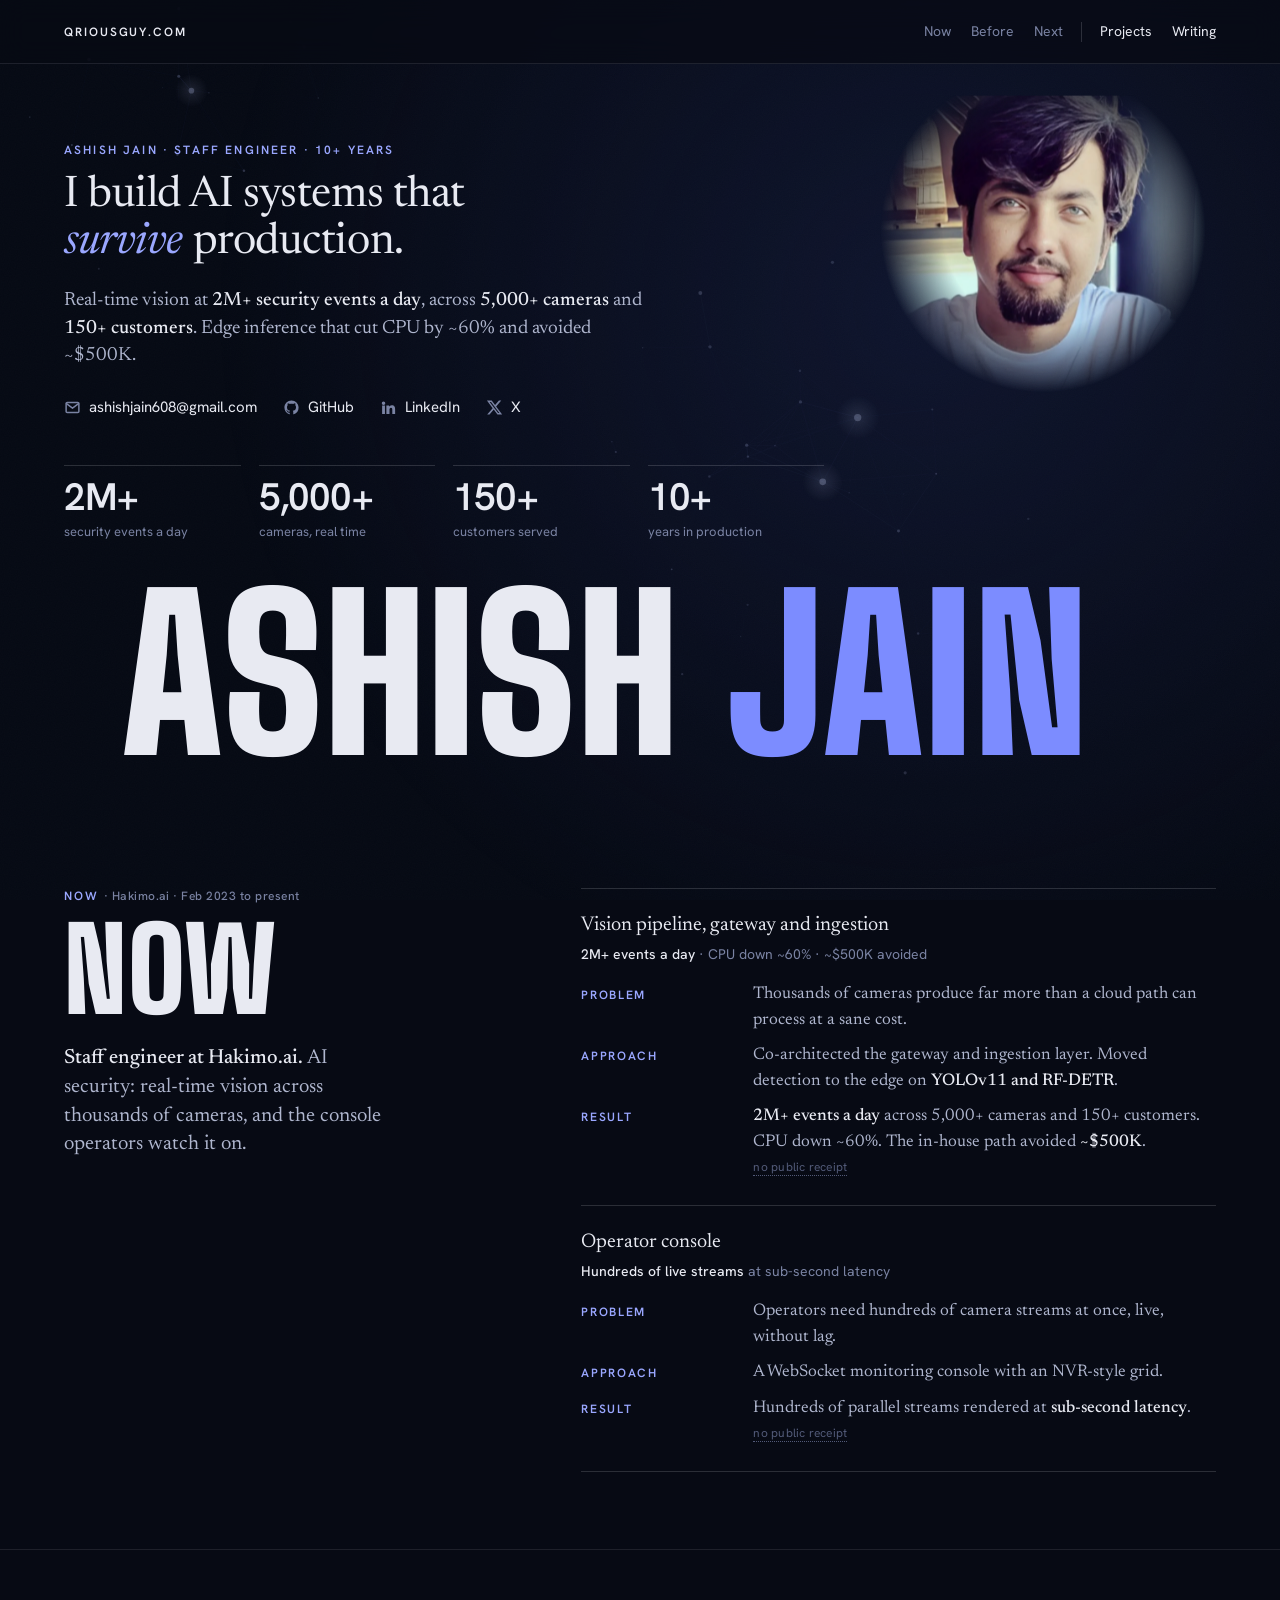
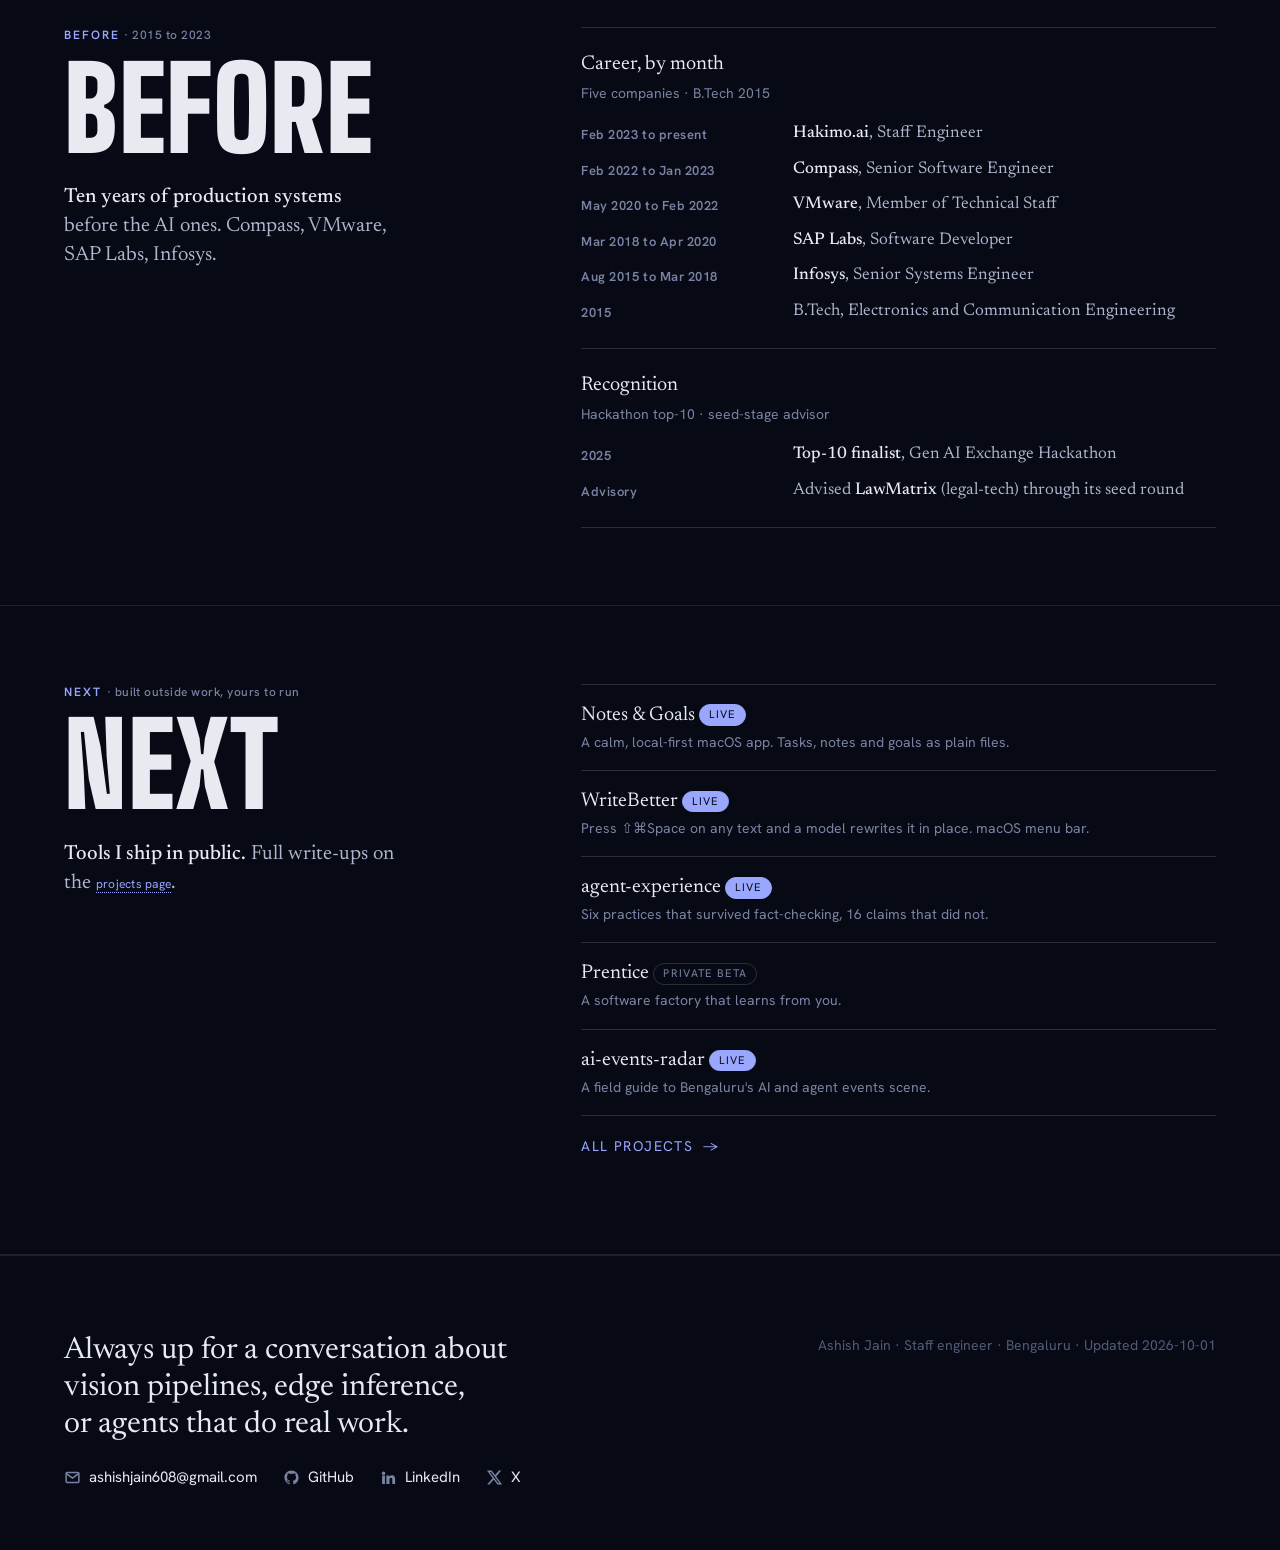
<file: index.html>
<!doctype html>
<html lang="en">
<head>
<meta charset="utf-8">
<meta name="viewport" content="width=device-width,initial-scale=1">
<title>Ashish Jain — staff engineer, AI systems in production</title>
<meta name="description" content="Ashish Jain, staff engineer in Bengaluru. Builds AI systems that survive production: real-time vision at 2M+ security events a day, LLM pipelines, agentic tooling.">
<link rel="canonical" href="https://qriousguy.com/">
<meta name="theme-color" content="#070A14">
<link rel="icon" href="/favicon.svg" type="image/svg+xml">
<meta property="og:type" content="profile">
<meta property="og:site_name" content="qriousguy.com">
<meta property="og:title" content="Ashish Jain — staff engineer, AI systems in production">
<meta property="og:description" content="Ashish Jain, staff engineer in Bengaluru. Builds AI systems that survive production: real-time vision at 2M+ security events a day, LLM pipelines, agentic tooling.">
<meta property="og:url" content="https://qriousguy.com/">
<meta name="twitter:creator" content="@Ashi608">
<meta property="og:image" content="https://qriousguy.com/assets/ashish-800.webp">
<meta name="twitter:card" content="summary_large_image">
<link rel="preconnect" href="https://fonts.googleapis.com">
<link rel="preconnect" href="https://fonts.gstatic.com" crossorigin>
<link rel="stylesheet" href="https://fonts.googleapis.com/css2?family=Big+Shoulders+Display:wght@900&family=Newsreader:ital,opsz,wght@0,6..72,400;0,6..72,500;1,6..72,400;1,6..72,500&family=Hanken+Grotesk:wght@400;500;600&display=swap">
<link rel="stylesheet" href="/tokens.css">
<link rel="stylesheet" href="/style.css">
<script src="/analytics.js" async></script>
<script type="application/ld+json">
{
  "@context": "https://schema.org",
  "@type": "Person",
  "name": "Ashish Jain",
  "jobTitle": "Staff Engineer",
  "description": "Staff engineer in Bangalore with 10+ years in backend engineering. Builds AI systems that survive production: real-time vision at 2M+ security events a day across 5,000+ cameras and 150+ customers, LLM pipelines, agentic tooling.",
  "url": "https://qriousguy.com/",
  "email": "mailto:ashishjain608@gmail.com",
  "worksFor": {
    "@type": "Organization",
    "name": "Hakimo.ai",
    "url": "https://hakimo.ai"
  },
  "address": {
    "@type": "PostalAddress",
    "addressLocality": "Bangalore",
    "addressCountry": "IN"
  },
  "sameAs": [
    "https://github.com/Ashishjain608",
    "https://www.linkedin.com/in/ashishjain608",
    "https://x.com/Ashi608"
  ],
  "knowsAbout": [
    "Computer vision",
    "Edge inference",
    "Event pipelines",
    "LLM pipelines",
    "Agentic tooling",
    "Distributed systems",
    "Real-time video"
  ]
}
</script>
</head>
<body>
<a class="skip-link" href="#main">Skip to content</a>
<canvas id="swarm" aria-hidden="true"></canvas>
<div class="veil" aria-hidden="true"></div>
<div class="grain" aria-hidden="true"></div>
<div class="page">
<header class="top">
  <a class="wordmark" href="/">qriousguy.com</a>
  <nav aria-label="Primary">
    <div class="nav-group chapters" aria-label="Sections of this profile"><a class="jump active" href="#now">Now</a><a class="jump" href="#before">Before</a><a class="jump" href="#next">Next</a></div>
    <span class="nav-divider" aria-hidden="true"></span>
    <div class="nav-group pages"><a class="page-link" href="/projects/">Projects</a><a class="page-link" href="/posts/">Writing</a></div>
  </nav>
</header>
<main id="main">
<section class="hero" aria-label="Introduction">
  <figure class="photo">
    <img src="/assets/ashish-800.webp" alt="Ashish Jain" width="800" height="800" fetchpriority="high">
  </figure>
  <div class="lines">
    <p class="eb">Ashish Jain · Staff engineer · 10+ years</p>
    <h1>I build AI systems that <i>survive</i> production.</h1>
    <p class="proof">Real-time vision at <b>2M+ security events a day</b>, across <b>5,000+ cameras</b> and <b>150+ customers</b>. Edge inference that cut CPU by ~60% and avoided ~$500K.</p>
    <div class="linkrow"><a href="mailto:ashishjain608@gmail.com" rel="me"><svg class="ico" viewBox="0 0 24 24" aria-hidden="true"><rect x="3" y="5" width="18" height="14" rx="1.5"/><path d="m3.5 6.5 8.5 6.5 8.5-6.5"/></svg>ashishjain608@gmail.com</a><a href="https://github.com/Ashishjain608" target="_blank" rel="me noopener noreferrer"><svg class="ico f" viewBox="0 0 24 24" aria-hidden="true"><path d="M12 2C6.48 2 2 6.48 2 12c0 4.42 2.87 8.17 6.84 9.5.5.09.68-.22.68-.48 0-.24-.01-.87-.01-1.7-2.78.6-3.37-1.34-3.37-1.34-.45-1.16-1.11-1.47-1.11-1.47-.91-.62.07-.6.07-.6 1 .07 1.53 1.03 1.53 1.03.89 1.52 2.34 1.08 2.91.83.09-.65.35-1.09.63-1.34-2.22-.25-4.55-1.11-4.55-4.94 0-1.09.39-1.98 1.03-2.68-.1-.25-.45-1.27.1-2.64 0 0 .84-.27 2.75 1.02.8-.22 1.65-.33 2.5-.33s1.7.11 2.5.33c1.91-1.29 2.75-1.02 2.75-1.02.55 1.37.2 2.39.1 2.64.64.7 1.03 1.59 1.03 2.68 0 3.84-2.34 4.69-4.57 4.94.36.31.68.92.68 1.85 0 1.34-.01 2.42-.01 2.75 0 .27.18.58.69.48A10 10 0 0 0 22 12c0-5.52-4.48-10-10-10z"/></svg>GitHub</a><a href="https://www.linkedin.com/in/ashishjain608" target="_blank" rel="me noopener noreferrer"><svg class="ico f" viewBox="0 0 24 24" aria-hidden="true"><path d="M4.98 3.5a2.5 2.5 0 1 1 0 5 2.5 2.5 0 0 1 0-5zM3 9h4v12H3zM9 9h3.8v1.71h.05c.53-1 1.82-2.06 3.75-2.06 4.01 0 4.75 2.64 4.75 6.07V21h-4v-5.5c0-1.31-.02-3-1.83-3-1.83 0-2.11 1.43-2.11 2.91V21H9z"/></svg>LinkedIn</a><a href="https://x.com/Ashi608" target="_blank" rel="me noopener noreferrer"><svg class="ico f" viewBox="0 0 24 24" aria-hidden="true"><path d="M18.24 2.25h3.31l-7.23 8.26 8.5 11.24h-6.65l-5.22-6.82-5.96 6.82H1.68l7.73-8.84L1.25 2.25h6.82l4.71 6.23zm-1.16 17.52h1.83L7.08 4.13H5.11z"/></svg>X</a></div>
  </div>
  <div class="board"><div class="tile"><b class="num">2M+</b><span>security events a day</span></div><div class="tile"><b class="num">5,000+</b><span>cameras, real time</span></div><div class="tile"><b class="num">150+</b><span>customers served</span></div><div class="tile"><b class="num">10+</b><span>years in production</span></div></div>
  <p class="masthead" aria-hidden="true">Ashish <span>Jain</span></p>
</section>
<div class="hint" id="hint"><span class="bar"></span><span>Scroll</span></div>
<section class="chapter reveal" id="now">
  <div class="side">
    <h2 class="word"><small>Now <b>· Hakimo.ai · Feb 2023 to present</b></small>Now</h2>
    <p class="sum"><b>Staff engineer at Hakimo.ai.</b> AI security: real-time vision across thousands of cameras, and the console operators watch it on.</p>
  </div>
  <div class="body"><article class="entry">
  <h3 class="t">Vision pipeline, gateway and ingestion</h3>
  <p class="r"><b>2M+ events a day</b> · CPU down ~60% · ~$500K avoided</p>
  <dl class="par par"><dt>Problem</dt><dd>Thousands of cameras produce far more than a cloud path can process at a sane cost.</dd><dt>Approach</dt><dd>Co-architected the gateway and ingestion layer. Moved detection to the edge on <b>YOLOv11 and RF-DETR</b>.</dd><dt>Result</dt><dd><b>2M+ events a day</b> across 5,000+ cameras and 150+ customers. CPU down ~60%. The in-house path avoided <b>~$500K</b>. <span class="rc none">no public receipt</span></dd></dl>
</article><article class="entry">
  <h3 class="t">Operator console</h3>
  <p class="r"><b>Hundreds of live streams</b> at sub-second latency</p>
  <dl class="par par"><dt>Problem</dt><dd>Operators need hundreds of camera streams at once, live, without lag.</dd><dt>Approach</dt><dd>A WebSocket monitoring console with an NVR-style grid.</dd><dt>Result</dt><dd>Hundreds of parallel streams rendered at <b>sub-second latency</b>. <span class="rc none">no public receipt</span></dd></dl>
</article></div>
</section>
<section class="chapter reveal" id="before">
  <div class="side">
    <h2 class="word"><small>Before <b>· 2015 to 2023</b></small>Before</h2>
    <p class="sum"><b>Ten years of production systems</b> before the AI ones. Compass, VMware, SAP Labs, Infosys.</p>
  </div>
  <div class="body"><article class="entry">
  <h3 class="t">Career, by month</h3>
  <p class="r">Five companies · B.Tech 2015</p>
  <dl class="par timeline"><dt>Feb 2023 to present</dt><dd><b>Hakimo.ai</b>, Staff Engineer</dd><dt>Feb 2022 to Jan 2023</dt><dd><b>Compass</b>, Senior Software Engineer</dd><dt>May 2020 to Feb 2022</dt><dd><b>VMware</b>, Member of Technical Staff</dd><dt>Mar 2018 to Apr 2020</dt><dd><b>SAP Labs</b>, Software Developer</dd><dt>Aug 2015 to Mar 2018</dt><dd><b>Infosys</b>, Senior Systems Engineer</dd><dt>2015</dt><dd>B.Tech, Electronics and Communication Engineering</dd></dl>
</article><article class="entry">
  <h3 class="t">Recognition</h3>
  <p class="r">Hackathon top-10 · seed-stage advisor</p>
  <dl class="par timeline"><dt>2025</dt><dd><b>Top-10 finalist</b>, Gen AI Exchange Hackathon</dd><dt>Advisory</dt><dd>Advised <b>LawMatrix</b> (legal-tech) through its seed round</dd></dl>
</article></div>
</section>
<section class="chapter reveal" id="next">
  <div class="side">
    <h2 class="word"><small>Next <b>· built outside work, yours to run</b></small>Next</h2>
    <p class="sum"><b>Tools I ship in public.</b> Full write-ups on the <a class="rc" href="/projects/">projects page</a>.</p>
  </div>
  <div class="body"><a class="row" href="/projects/#notes-goals"><span class="t">Notes &amp; Goals <span class="tag live">Live</span></span><span class="r">A calm, local-first macOS app. Tasks, notes and goals as plain files.</span></a><a class="row" href="/projects/#write-better"><span class="t">WriteBetter <span class="tag live">Live</span></span><span class="r">Press ⇧⌘Space on any text and a model rewrites it in place. macOS menu bar.</span></a><a class="row" href="/projects/#agent-experience"><span class="t">agent-experience <span class="tag live">Live</span></span><span class="r">Six practices that survived fact-checking, 16 claims that did not.</span></a><a class="row" href="/prentice/"><span class="t">Prentice <span class="tag soon">Private beta</span></span><span class="r">A software factory that learns from you.</span></a><a class="row" href="/projects/#ai-events-radar"><span class="t">ai-events-radar <span class="tag live">Live</span></span><span class="r">A field guide to Bengaluru's AI and agent events scene.</span></a><a class="row more" href="/projects/">All projects <span aria-hidden="true">→</span></a></div>
</section>
</main>
<footer class="reveal" id="contact">
  <div>
    <p class="big">Always up for a conversation about vision pipelines, edge inference, or agents that do real work.</p>
    <div class="linkrow"><a href="mailto:ashishjain608@gmail.com" rel="me"><svg class="ico" viewBox="0 0 24 24" aria-hidden="true"><rect x="3" y="5" width="18" height="14" rx="1.5"/><path d="m3.5 6.5 8.5 6.5 8.5-6.5"/></svg>ashishjain608@gmail.com</a><a href="https://github.com/Ashishjain608" target="_blank" rel="me noopener noreferrer"><svg class="ico f" viewBox="0 0 24 24" aria-hidden="true"><path d="M12 2C6.48 2 2 6.48 2 12c0 4.42 2.87 8.17 6.84 9.5.5.09.68-.22.68-.48 0-.24-.01-.87-.01-1.7-2.78.6-3.37-1.34-3.37-1.34-.45-1.16-1.11-1.47-1.11-1.47-.91-.62.07-.6.07-.6 1 .07 1.53 1.03 1.53 1.03.89 1.52 2.34 1.08 2.91.83.09-.65.35-1.09.63-1.34-2.22-.25-4.55-1.11-4.55-4.94 0-1.09.39-1.98 1.03-2.68-.1-.25-.45-1.27.1-2.64 0 0 .84-.27 2.75 1.02.8-.22 1.65-.33 2.5-.33s1.7.11 2.5.33c1.91-1.29 2.75-1.02 2.75-1.02.55 1.37.2 2.39.1 2.64.64.7 1.03 1.59 1.03 2.68 0 3.84-2.34 4.69-4.57 4.94.36.31.68.92.68 1.85 0 1.34-.01 2.42-.01 2.75 0 .27.18.58.69.48A10 10 0 0 0 22 12c0-5.52-4.48-10-10-10z"/></svg>GitHub</a><a href="https://www.linkedin.com/in/ashishjain608" target="_blank" rel="me noopener noreferrer"><svg class="ico f" viewBox="0 0 24 24" aria-hidden="true"><path d="M4.98 3.5a2.5 2.5 0 1 1 0 5 2.5 2.5 0 0 1 0-5zM3 9h4v12H3zM9 9h3.8v1.71h.05c.53-1 1.82-2.06 3.75-2.06 4.01 0 4.75 2.64 4.75 6.07V21h-4v-5.5c0-1.31-.02-3-1.83-3-1.83 0-2.11 1.43-2.11 2.91V21H9z"/></svg>LinkedIn</a><a href="https://x.com/Ashi608" target="_blank" rel="me noopener noreferrer"><svg class="ico f" viewBox="0 0 24 24" aria-hidden="true"><path d="M18.24 2.25h3.31l-7.23 8.26 8.5 11.24h-6.65l-5.22-6.82-5.96 6.82H1.68l7.73-8.84L1.25 2.25h6.82l4.71 6.23zm-1.16 17.52h1.83L7.08 4.13H5.11z"/></svg>X</a></div>
  </div>
  <p class="meta">Ashish Jain · Staff engineer · Bengaluru · Updated 2026-10-01</p>
</footer>
</div>
<script src="/swarm.js" defer></script>
<script src="/site.js" defer></script>
</body>
</html>
</file>
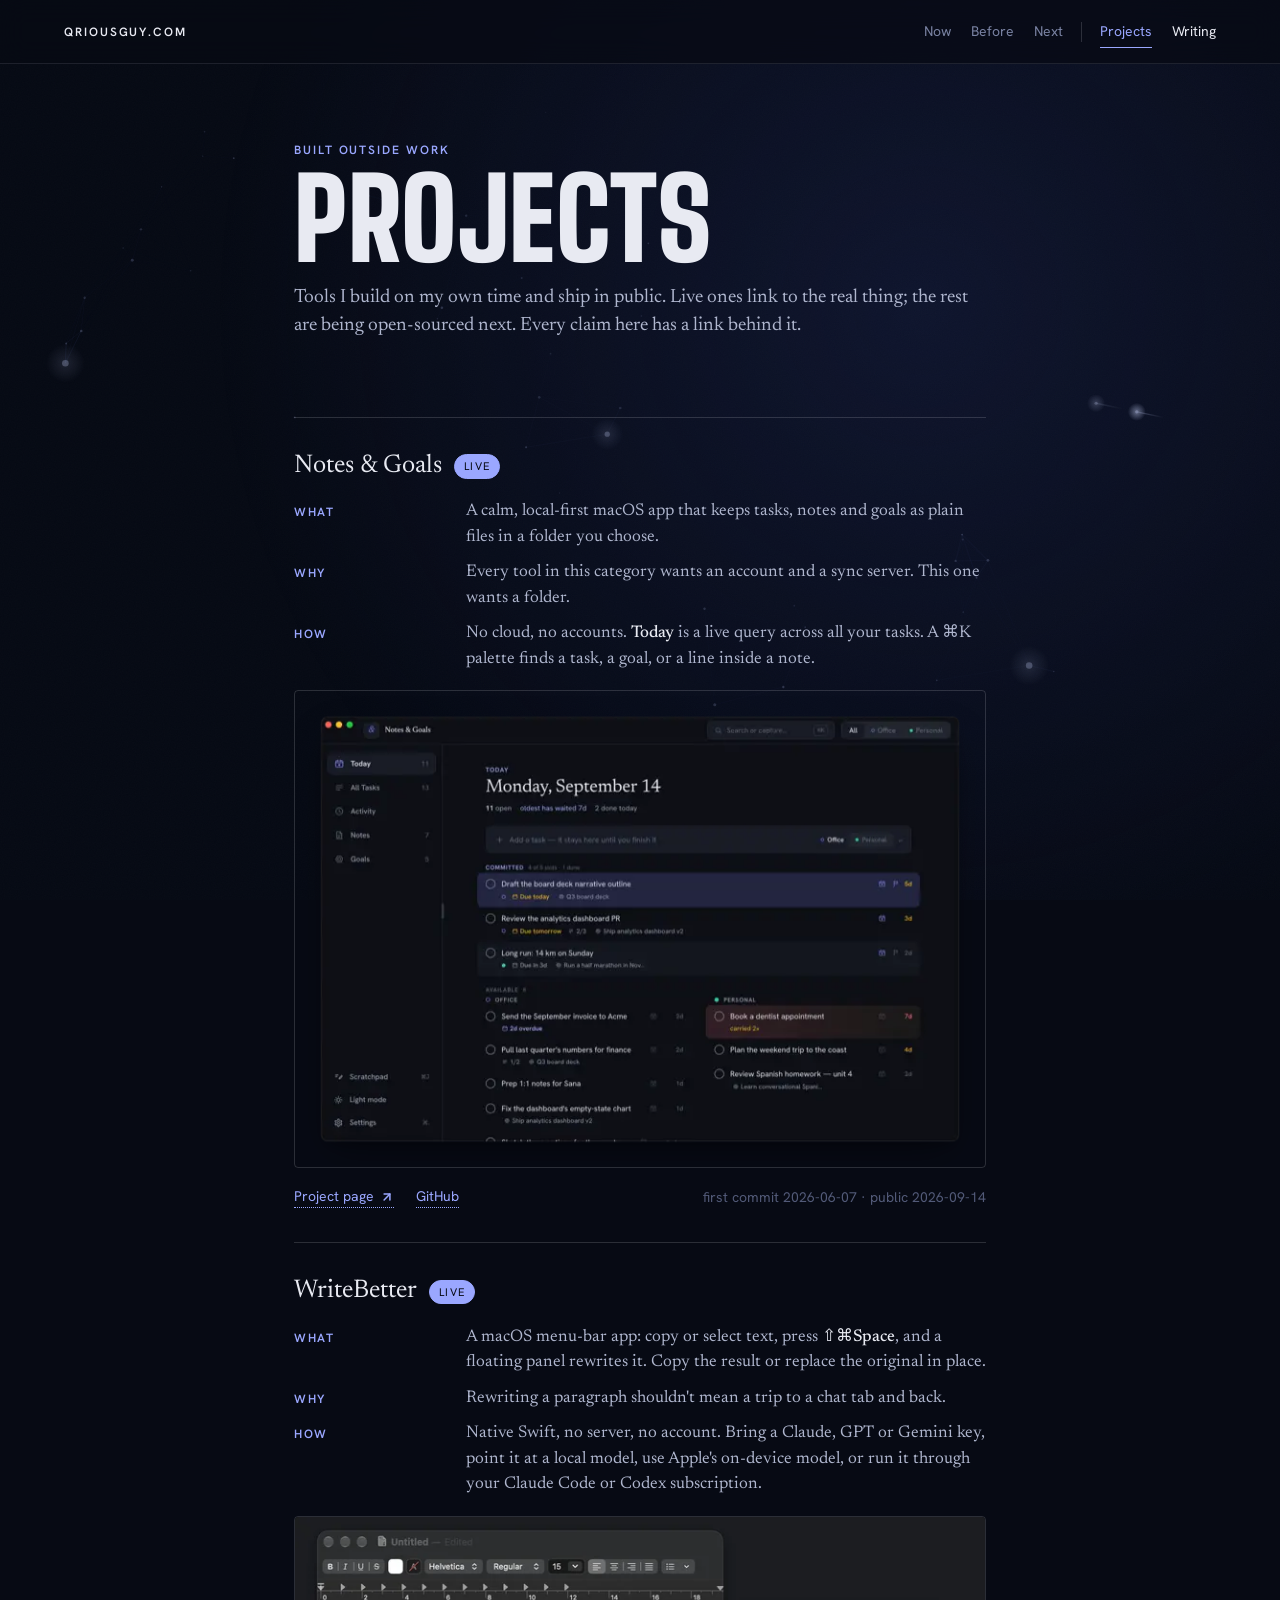
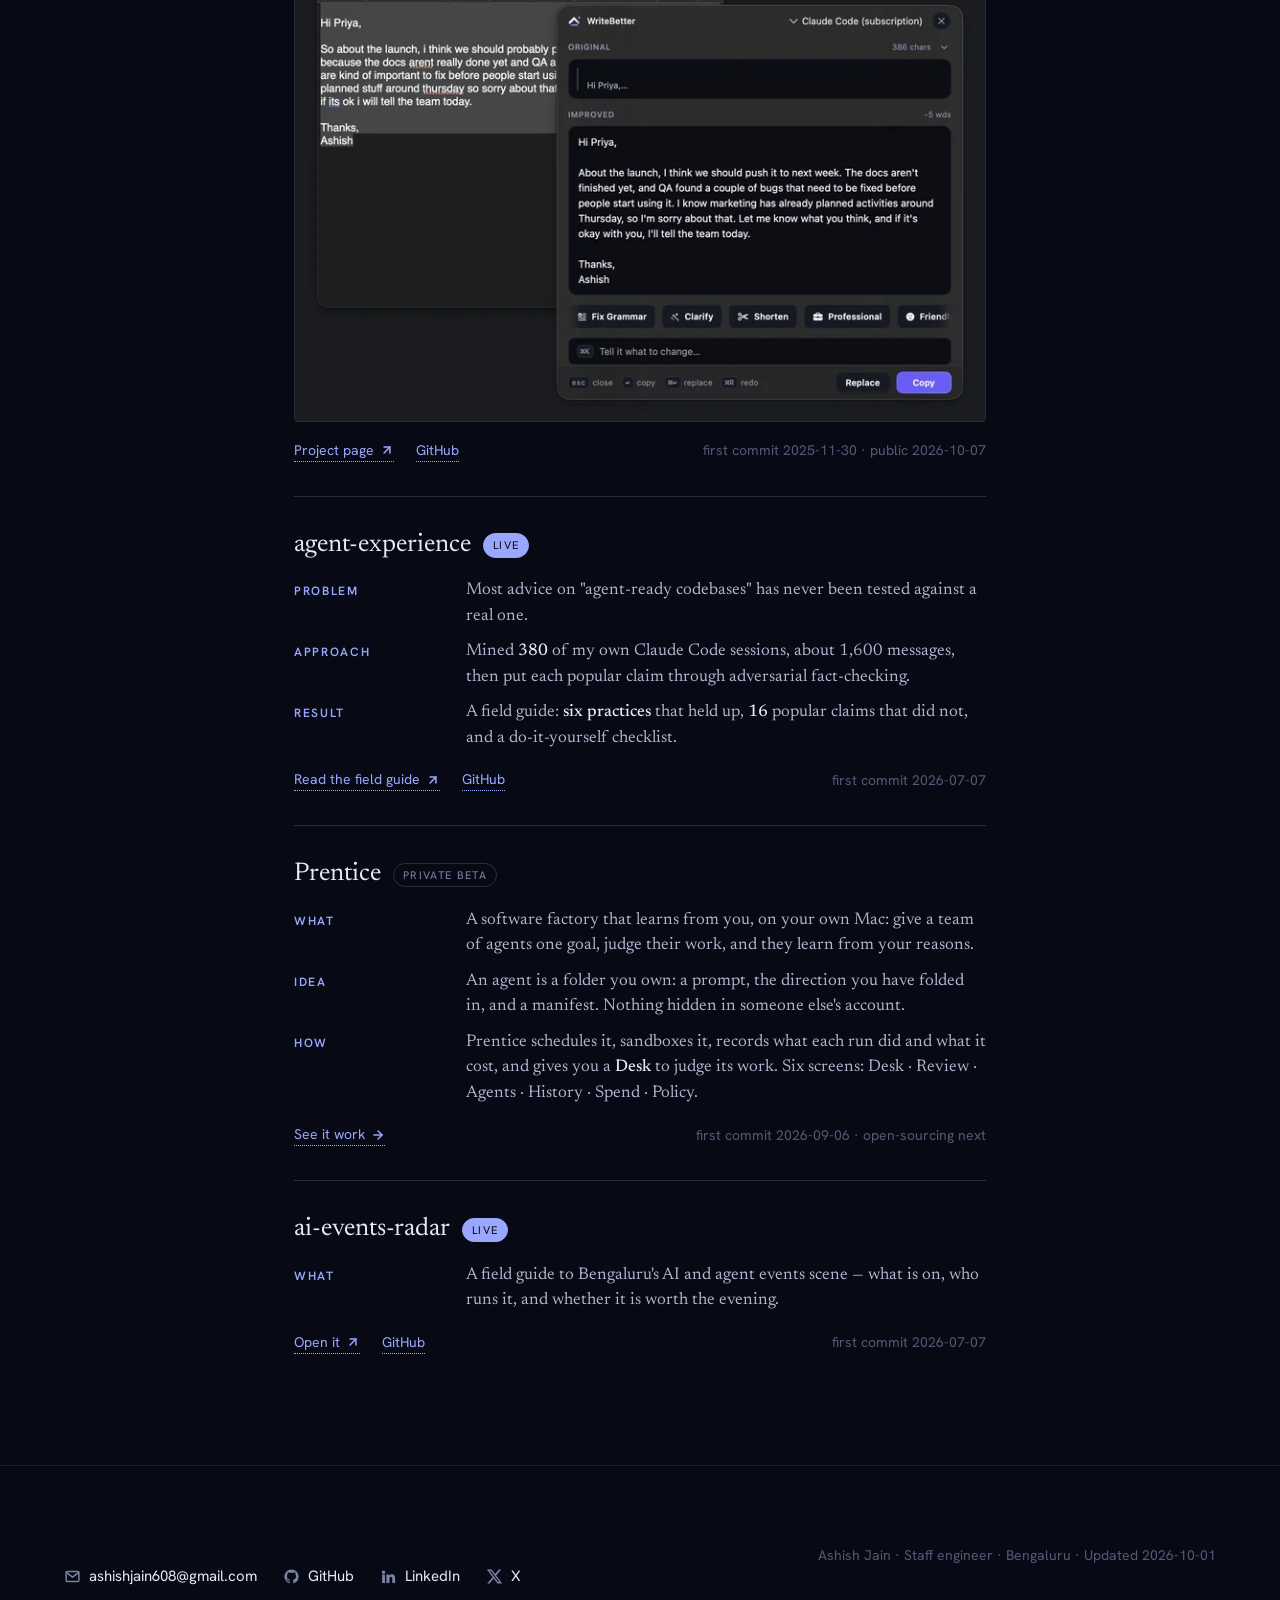
<file: apps/index.html>
<!doctype html>
<html lang="en">
<head>
<meta charset="utf-8">
<title>Projects — Ashish Jain</title>
<link rel="canonical" href="https://qriousguy.com/projects/">
<meta http-equiv="refresh" content="0; url=/projects/">
<meta name="robots" content="noindex">
</head>
<body>
<p>This page moved to <a href="/projects/">/projects/</a>.</p>
<script>location.replace('/projects/');</script>
</body>
</html>
</file>
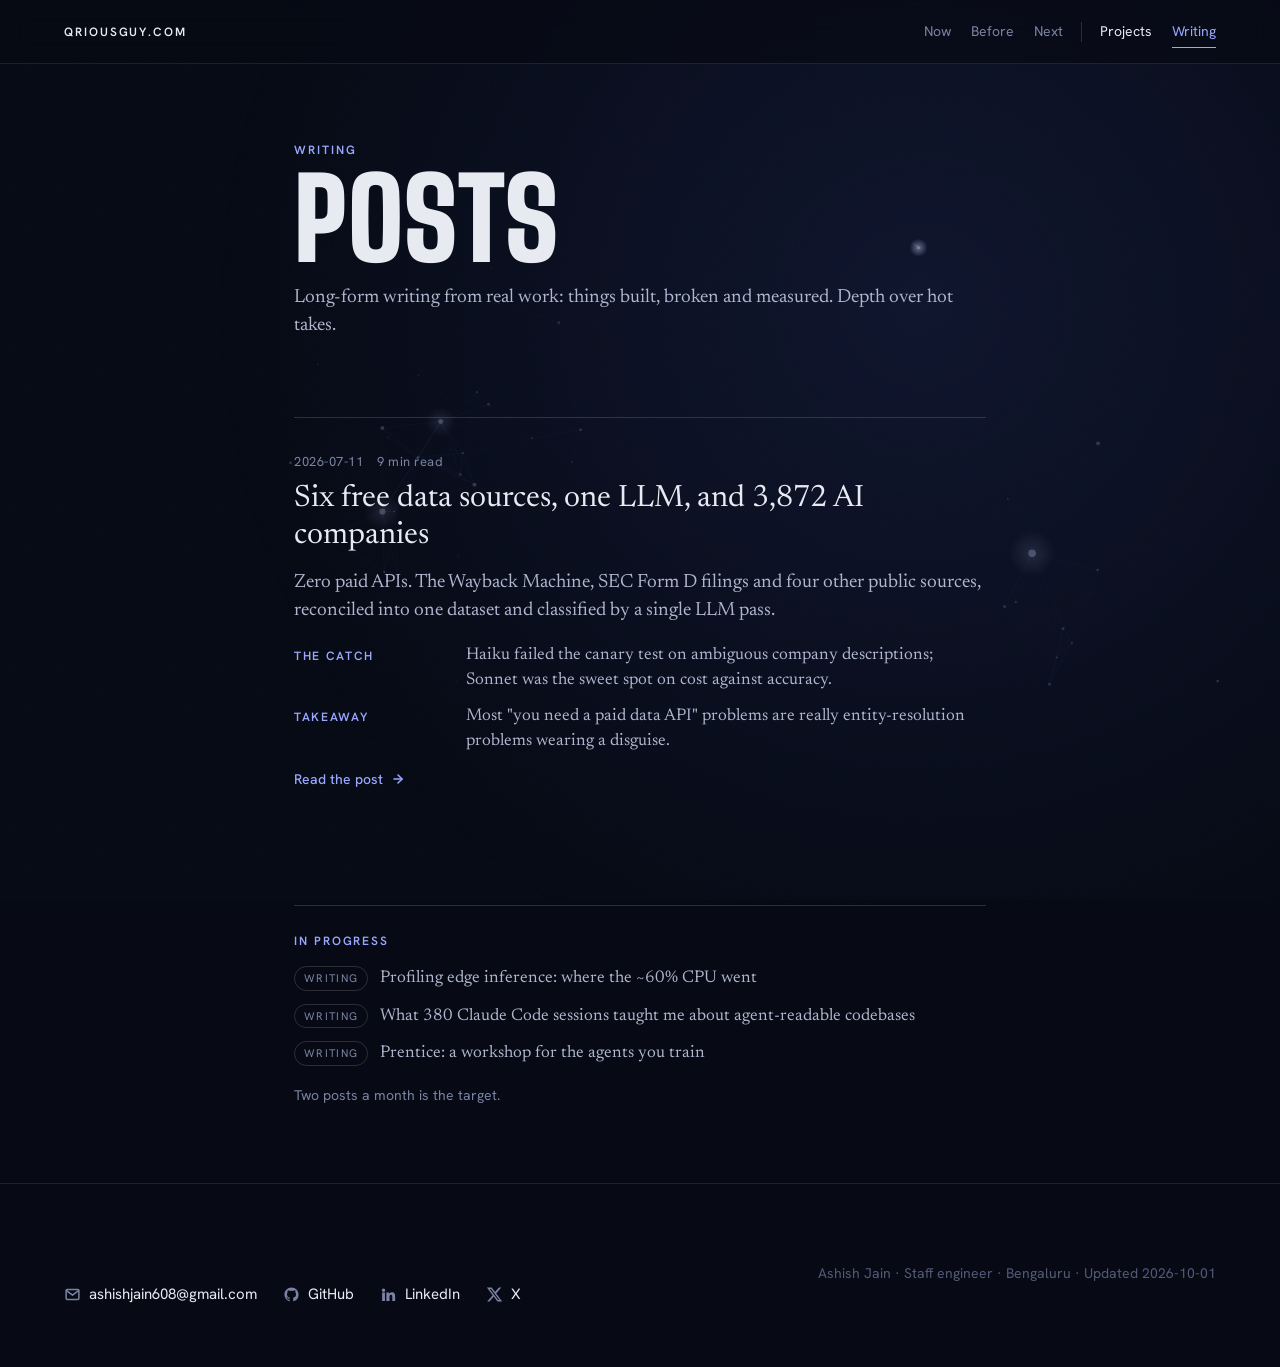
<file: posts/index.html>
<!doctype html>
<html lang="en">
<head>
<meta charset="utf-8">
<meta name="viewport" content="width=device-width,initial-scale=1">
<title>Writing — Ashish Jain</title>
<meta name="description" content="Long-form writing from real work: things built, broken and measured. Edge inference, LLM pipelines, and agent tooling.">
<link rel="canonical" href="https://qriousguy.com/posts/">
<meta name="theme-color" content="#070A14">
<link rel="icon" href="/favicon.svg" type="image/svg+xml">
<meta property="og:type" content="website">
<meta property="og:site_name" content="qriousguy.com">
<meta property="og:title" content="Writing — Ashish Jain">
<meta property="og:description" content="Long-form writing from real work: things built, broken and measured. Edge inference, LLM pipelines, and agent tooling.">
<meta property="og:url" content="https://qriousguy.com/posts/">
<meta name="twitter:creator" content="@Ashi608">
<meta name="twitter:card" content="summary">
<link rel="preconnect" href="https://fonts.googleapis.com">
<link rel="preconnect" href="https://fonts.gstatic.com" crossorigin>
<link rel="stylesheet" href="https://fonts.googleapis.com/css2?family=Big+Shoulders+Display:wght@900&family=Newsreader:ital,opsz,wght@0,6..72,400;0,6..72,500;1,6..72,400;1,6..72,500&family=Hanken+Grotesk:wght@400;500;600&display=swap">
<link rel="stylesheet" href="/tokens.css">
<link rel="stylesheet" href="/style.css">
<script src="/analytics.js" async></script>
</head>
<body>
<a class="skip-link" href="#main">Skip to content</a>
<canvas id="swarm" aria-hidden="true"></canvas>
<div class="veil" aria-hidden="true"></div>
<div class="grain" aria-hidden="true"></div>
<div class="page">
<header class="top">
  <a class="wordmark" href="/">qriousguy.com</a>
  <nav aria-label="Primary">
    <div class="nav-group chapters" aria-label="Sections of this profile"><a class="jump" href="/#now">Now</a><a class="jump" href="/#before">Before</a><a class="jump" href="/#next">Next</a></div>
    <span class="nav-divider" aria-hidden="true"></span>
    <div class="nav-group pages"><a class="page-link" href="/projects/">Projects</a><a class="page-link active" href="/posts/" aria-current="page">Writing</a></div>
  </nav>
</header>
<main id="main">
<section class="doc">
  <p class="label">Writing</p>
  <h1>Posts</h1>
  <p class="dek">Long-form writing from real work: things built, broken and measured. Depth over hot takes.</p>
</section>
<section class="projlist"><article class="post-card reveal">
  <p class="post-meta"><time class="num" datetime="2026-07-11">2026-07-11</time><span>9 min read</span></p>
  <h3><a href="/posts/six-free-sources-one-llm.html">Six free data sources, one LLM, and 3,872 AI companies</a></h3>
  <p class="dek">Zero paid APIs. The Wayback Machine, SEC Form D filings and four other public sources, reconciled into one dataset and classified by a single LLM pass.</p>
  <dl class="par"><dt>The catch</dt><dd>Haiku failed the canary test on ambiguous company descriptions; Sonnet was the sweet spot on cost against accuracy.</dd><dt>Takeaway</dt><dd>Most "you need a paid data API" problems are really entity-resolution problems wearing a disguise.</dd></dl>
  <a class="arrow-link" href="/posts/six-free-sources-one-llm.html">Read the post<svg class="ico" viewBox="0 0 24 24" aria-hidden="true"><path d="M5 12h14"/><path d="m12 5 7 7-7 7"/></svg></a>
</article></section>
<section class="doc nextup-wrap">
  <div class="nextup reveal">
    <p class="label">In progress</p>
    <ul><li><span class="tag soon">Writing</span><span>Profiling edge inference: where the ~60% CPU went</span></li><li><span class="tag soon">Writing</span><span>What 380 Claude Code sessions taught me about agent-readable codebases</span></li><li><span class="tag soon">Writing</span><span>Prentice: a workshop for the agents you train</span></li></ul>
    <p class="mini">Two posts a month is the target.</p>
  </div>
</section>
</main>
<footer class="reveal" id="contact">
  <div>
    
    <div class="linkrow"><a href="mailto:ashishjain608@gmail.com" rel="me"><svg class="ico" viewBox="0 0 24 24" aria-hidden="true"><rect x="3" y="5" width="18" height="14" rx="1.5"/><path d="m3.5 6.5 8.5 6.5 8.5-6.5"/></svg>ashishjain608@gmail.com</a><a href="https://github.com/Ashishjain608" target="_blank" rel="me noopener noreferrer"><svg class="ico f" viewBox="0 0 24 24" aria-hidden="true"><path d="M12 2C6.48 2 2 6.48 2 12c0 4.42 2.87 8.17 6.84 9.5.5.09.68-.22.68-.48 0-.24-.01-.87-.01-1.7-2.78.6-3.37-1.34-3.37-1.34-.45-1.16-1.11-1.47-1.11-1.47-.91-.62.07-.6.07-.6 1 .07 1.53 1.03 1.53 1.03.89 1.52 2.34 1.08 2.91.83.09-.65.35-1.09.63-1.34-2.22-.25-4.55-1.11-4.55-4.94 0-1.09.39-1.98 1.03-2.68-.1-.25-.45-1.27.1-2.64 0 0 .84-.27 2.75 1.02.8-.22 1.65-.33 2.5-.33s1.7.11 2.5.33c1.91-1.29 2.75-1.02 2.75-1.02.55 1.37.2 2.39.1 2.64.64.7 1.03 1.59 1.03 2.68 0 3.84-2.34 4.69-4.57 4.94.36.31.68.92.68 1.85 0 1.34-.01 2.42-.01 2.75 0 .27.18.58.69.48A10 10 0 0 0 22 12c0-5.52-4.48-10-10-10z"/></svg>GitHub</a><a href="https://www.linkedin.com/in/ashishjain608" target="_blank" rel="me noopener noreferrer"><svg class="ico f" viewBox="0 0 24 24" aria-hidden="true"><path d="M4.98 3.5a2.5 2.5 0 1 1 0 5 2.5 2.5 0 0 1 0-5zM3 9h4v12H3zM9 9h3.8v1.71h.05c.53-1 1.82-2.06 3.75-2.06 4.01 0 4.75 2.64 4.75 6.07V21h-4v-5.5c0-1.31-.02-3-1.83-3-1.83 0-2.11 1.43-2.11 2.91V21H9z"/></svg>LinkedIn</a><a href="https://x.com/Ashi608" target="_blank" rel="me noopener noreferrer"><svg class="ico f" viewBox="0 0 24 24" aria-hidden="true"><path d="M18.24 2.25h3.31l-7.23 8.26 8.5 11.24h-6.65l-5.22-6.82-5.96 6.82H1.68l7.73-8.84L1.25 2.25h6.82l4.71 6.23zm-1.16 17.52h1.83L7.08 4.13H5.11z"/></svg>X</a></div>
  </div>
  <p class="meta">Ashish Jain · Staff engineer · Bengaluru · Updated 2026-10-01</p>
</footer>
</div>
<script src="/swarm.js" defer></script>
<script src="/site.js" defer></script>
</body>
</html>
</file>
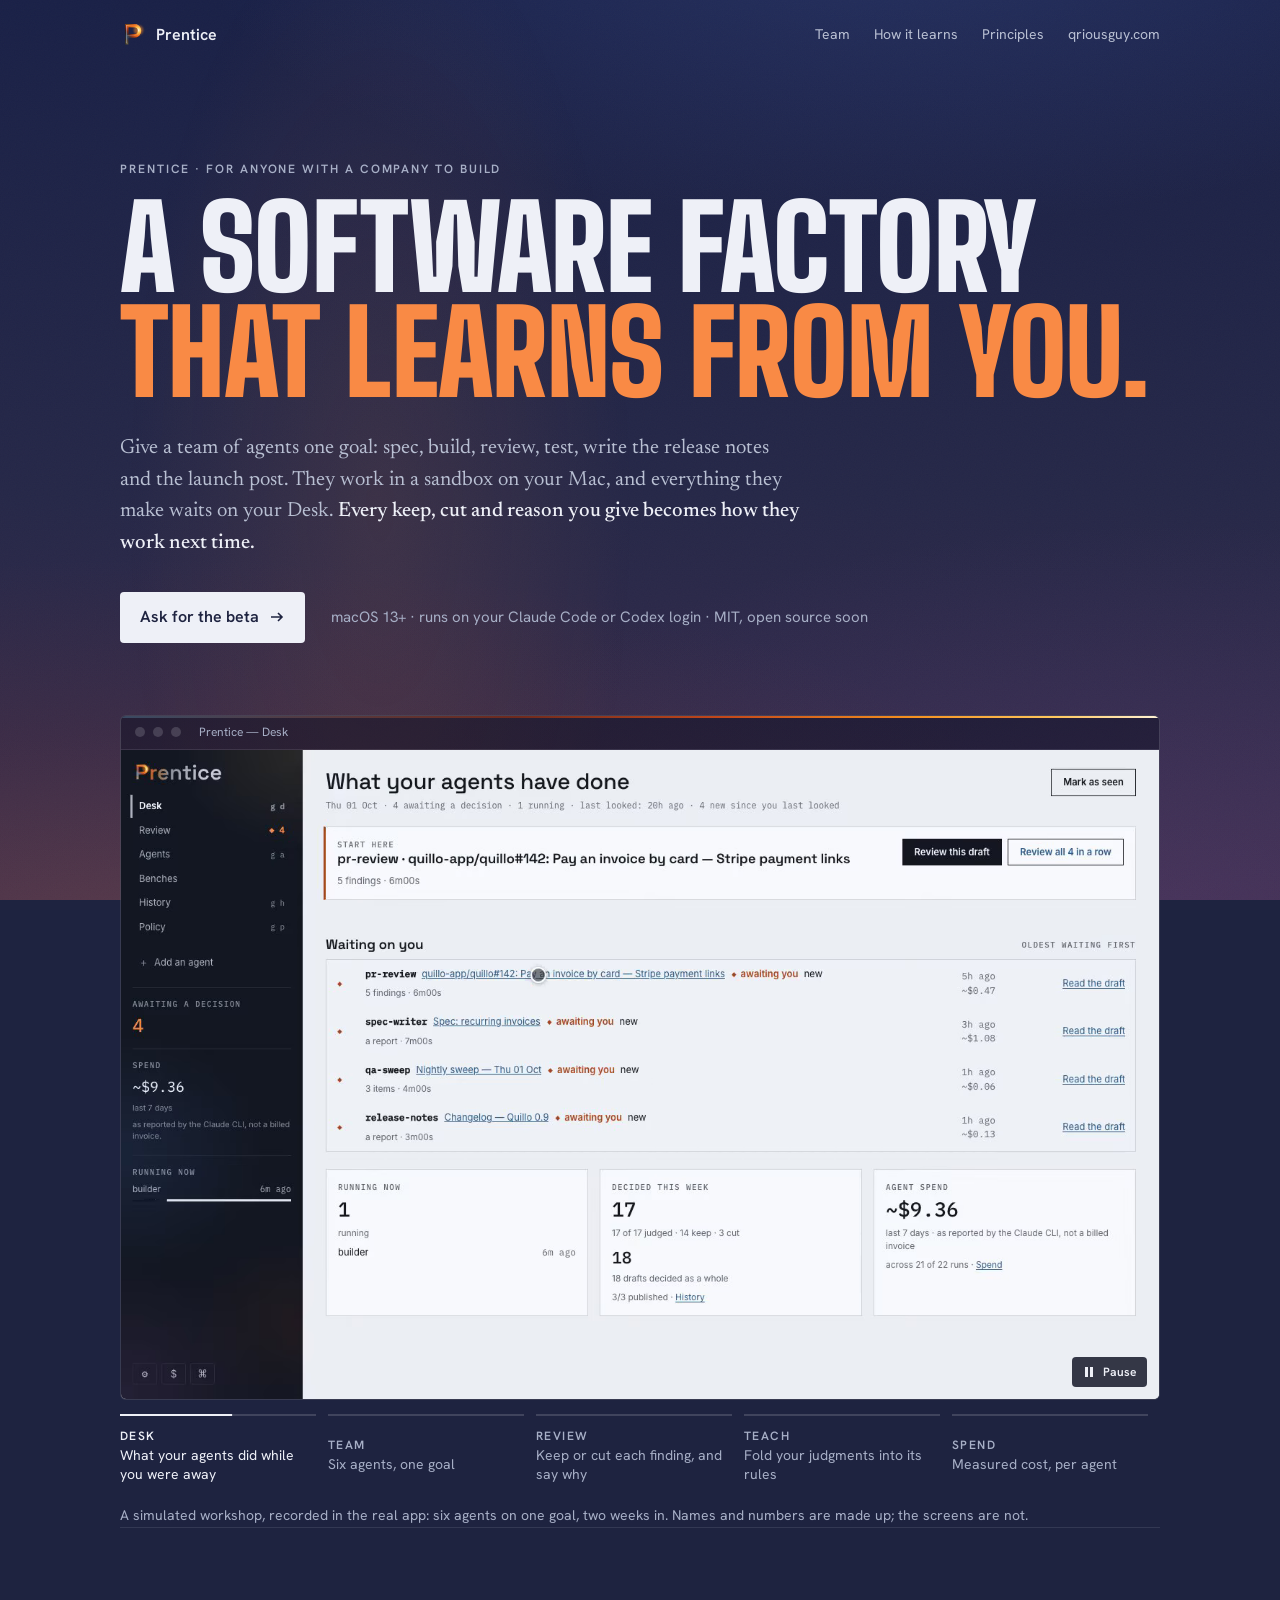
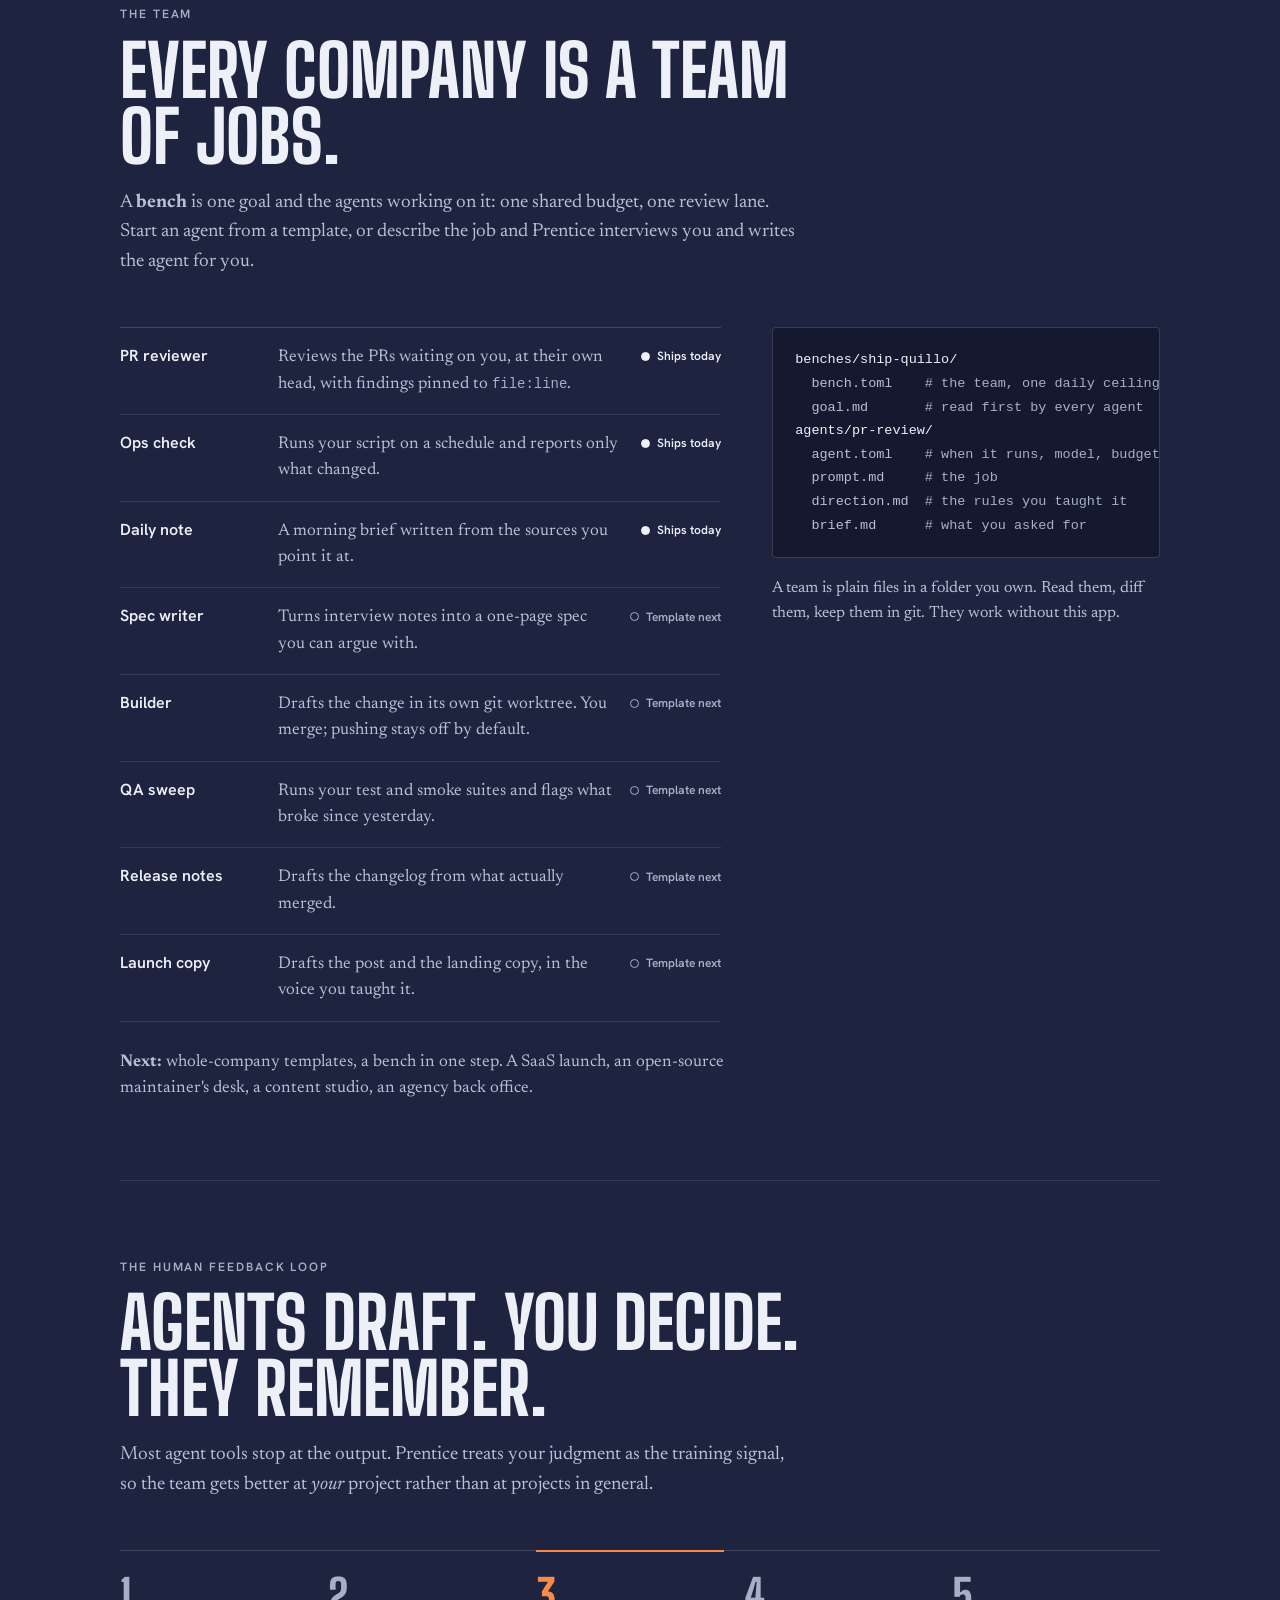
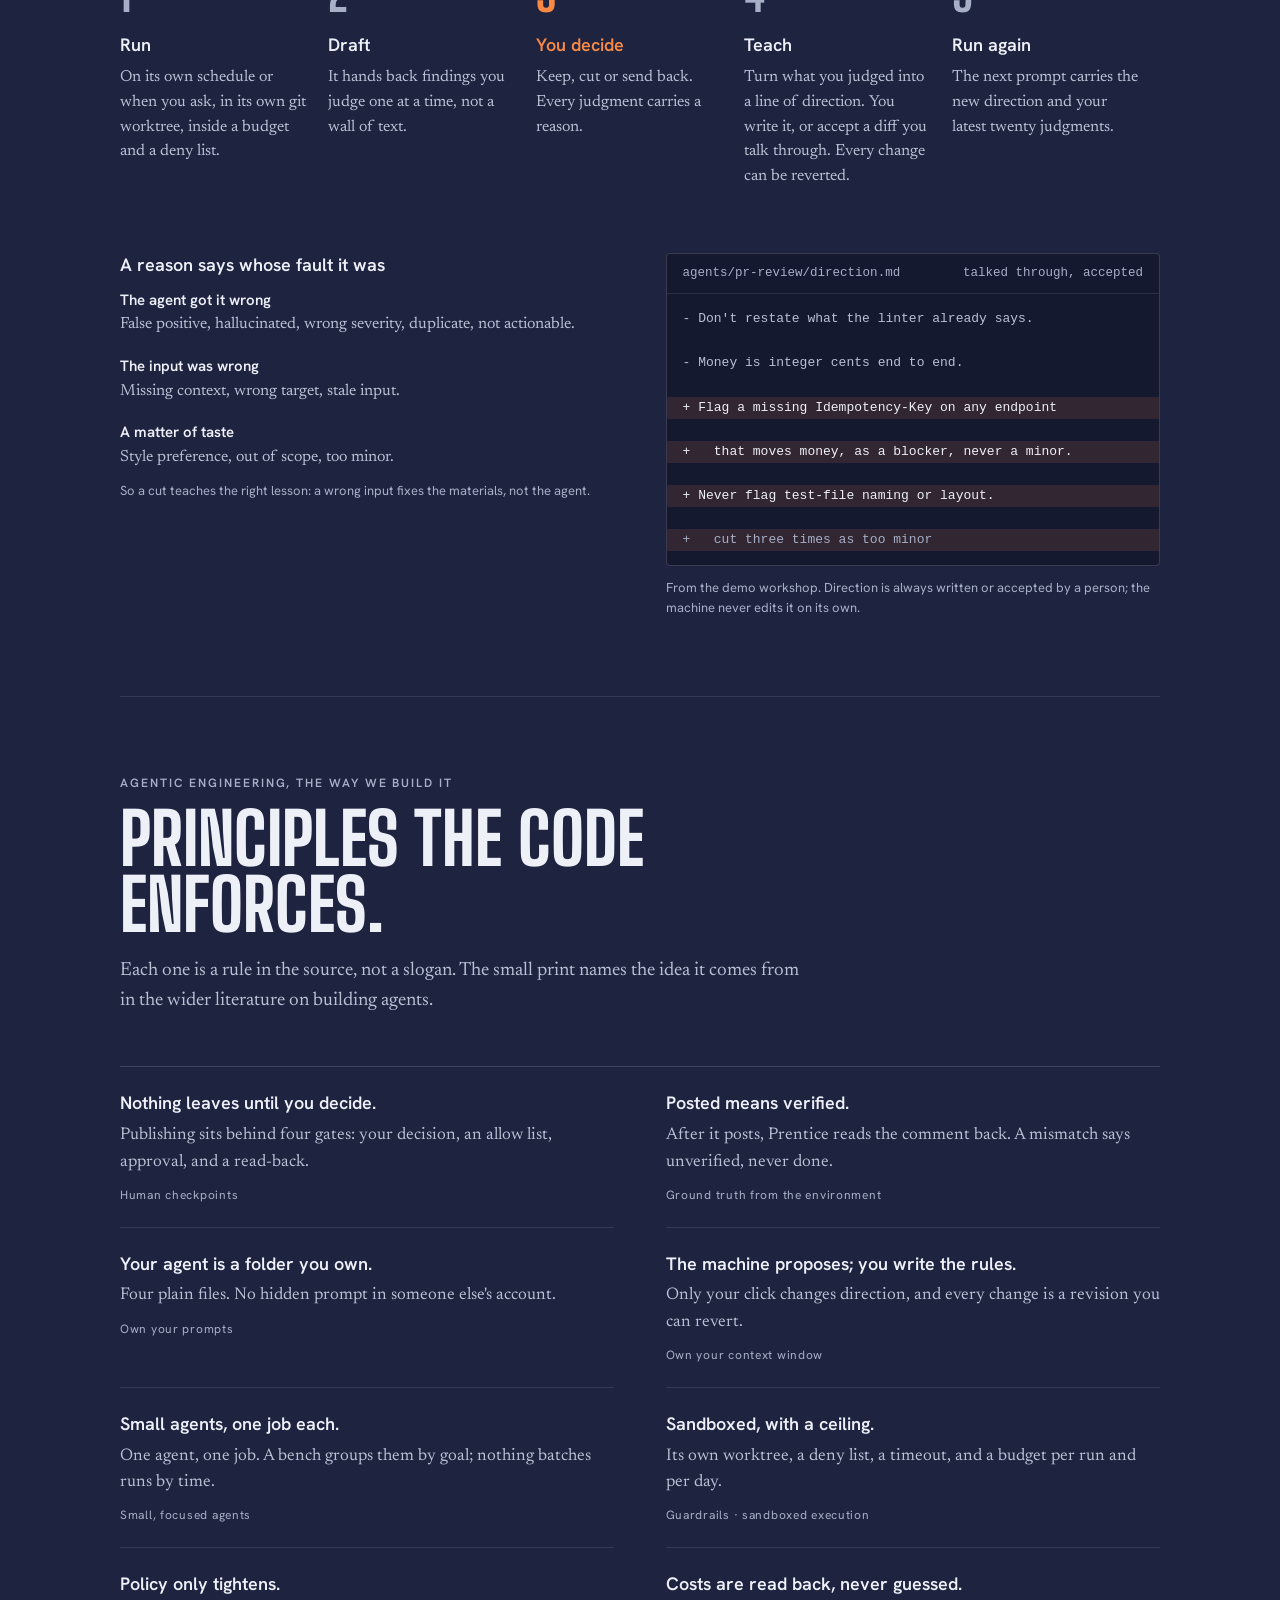
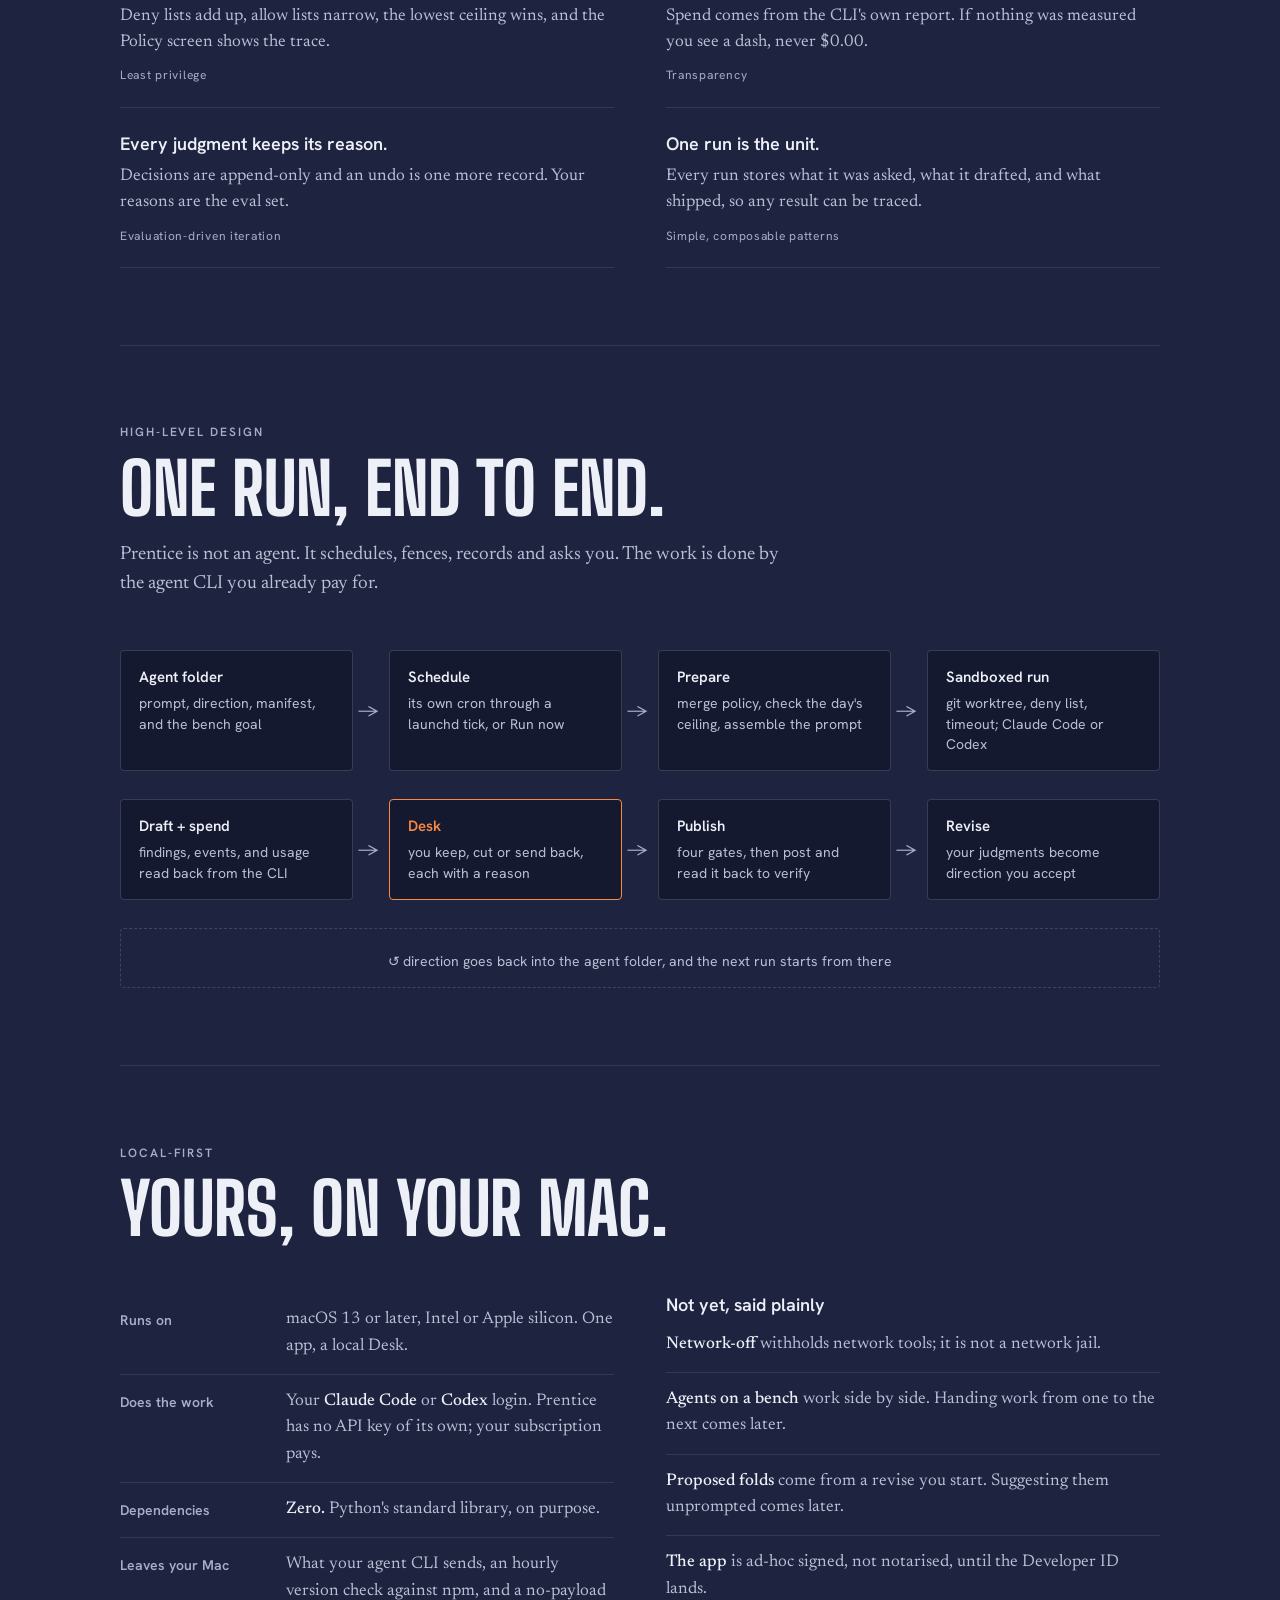
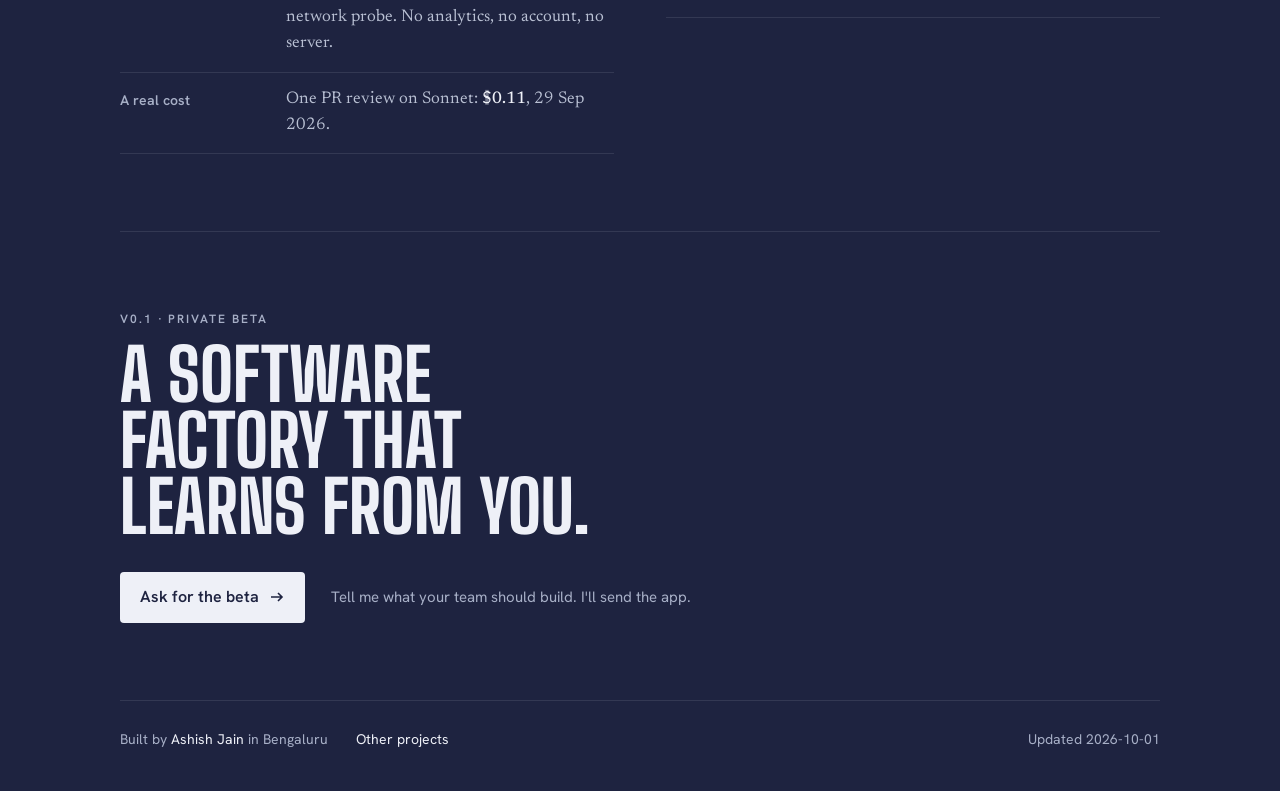
<file: prentice/index.html>
<!doctype html>
<html lang="en">
<head>
<meta charset="utf-8">
<meta name="viewport" content="width=device-width,initial-scale=1">
<title>Prentice — a software factory that learns from you</title>
<meta name="description" content="Prentice is a software factory on your Mac. Assemble a team of agents around one goal; they work in a sandbox, wait on your Desk, and learn from every keep, cut and reason you give.">
<link rel="canonical" href="https://qriousguy.com/prentice/">
<meta name="theme-color" content="#1E2340">
<link rel="icon" href="/prentice/mark.svg" type="image/svg+xml">
<meta property="og:type" content="website">
<meta property="og:site_name" content="qriousguy.com">
<meta property="og:title" content="Prentice — a software factory that learns from you">
<meta property="og:description" content="For anyone with a company to build. Give a team of agents one goal; every keep, cut and reason you give teaches them. Local-first, on your Mac.">
<meta property="og:url" content="https://qriousguy.com/prentice/">
<meta property="og:image" content="https://qriousguy.com/prentice/media/poster.webp">
<meta name="twitter:card" content="summary_large_image">
<meta name="twitter:creator" content="@Ashi608">
<link rel="preconnect" href="https://fonts.googleapis.com">
<link rel="preconnect" href="https://fonts.gstatic.com" crossorigin>
<link rel="stylesheet" href="https://fonts.googleapis.com/css2?family=Big+Shoulders+Display:wght@800;900&family=Newsreader:ital,opsz,wght@0,6..72,400;0,6..72,500;1,6..72,400&family=Hanken+Grotesk:wght@400;500;600&display=swap">
<link rel="preload" as="image" href="/prentice/media/poster.webp">
<script src="/analytics.js" async></script>
<script type="application/ld+json">
{"@context":"https://schema.org","@type":"SoftwareApplication","name":"Prentice",
 "applicationCategory":"DeveloperApplication","operatingSystem":"macOS 13+",
 "description":"A local-first software factory: a team of AI agents you train on your own Mac. Agents draft, you decide, they learn from your reasons.",
 "url":"https://qriousguy.com/prentice/","softwareVersion":"0.1.1",
 "author":{"@type":"Person","name":"Ashish Jain","url":"https://qriousguy.com/"},
 "offers":{"@type":"Offer","price":"0","priceCurrency":"USD"}}
</script>
<style>
/* Prentice product page. Palette is the app's own "Cold shop" (ADR 0007):
   graphite ground, steel ink, and ember — which, here as in the app, marks
   only the moment a person decides. Motion follows qrious-ux: two curves,
   opacity + transform only, reduced motion gated in CSS. */
:root{
  /* dusk: the sky just after sunset. --ground is its mid tone; .sky paints the gradient. */
  --ground:#1E2340; --sky-top:#1A2147; --sky-mid:#262848; --sky-low:#3A2C4C;
  --panel:rgba(12,15,32,.46); --panel-2:rgba(12,15,32,.6);
  --ink:#EEF0F7; --ink-2:#B9C0D3; --muted:#A7AFC6;
  --ember:#F98A45; --ember-wash:rgba(249,138,69,.12); --on-ember:#131722;
  --rule:color-mix(in srgb,var(--ink) 10%,transparent);
  --rule-strong:color-mix(in srgb,var(--ink) 16%,transparent);
  --temper:linear-gradient(90deg,#3A4A63 0%,#6E2A1E 38%,#C4471A 58%,#F5901F 76%,#FFC85E 90%,#FFF3D6 100%);
  --display:"Big Shoulders Display",Impact,"Arial Narrow",sans-serif;
  --serif:"Newsreader",Georgia,serif;
  --sans:"Hanken Grotesk",system-ui,-apple-system,sans-serif;
  --mono:ui-monospace,"SF Mono",Menlo,monospace;
  --ease-swift:cubic-bezier(.2,0,0,1); --ease-reveal:cubic-bezier(.19,1,.22,1);
  --fast:.2s; --slow:.6s;
  --gutter:clamp(16px,4vw,40px); --measure:1120px; --read:680px;
  --section:clamp(4rem,3.7rem + 1.4vw,7.5rem); --radius:4px;
}
*{box-sizing:border-box}
html{scroll-behavior:smooth;overflow-x:clip}
body{margin:0;background:var(--ground);color:var(--ink);font-family:var(--serif);
  font-size:19px;line-height:1.55;-webkit-font-smoothing:antialiased;overflow-x:clip}
h1,h2,h3,p,ol,ul,dl,dd,figure{margin:0;padding:0}
ol,ul{list-style:none}
a{color:inherit;text-decoration:none}
::selection{background:var(--ember);color:var(--on-ember)}
:focus-visible{outline:none;border-radius:2px;
  box-shadow:0 0 0 2px var(--ground),0 0 0 4px var(--ember),0 0 0 6px var(--panel)}
.sr{position:absolute;width:1px;height:1px;overflow:hidden;clip-path:inset(50%);white-space:nowrap}
/* The sky: a cool zenith, a violet middle, and the last of the sun low on the left. Fixed, so it stays put while the page scrolls. */
.sky{position:fixed;inset:0;z-index:0;pointer-events:none;
  background:
    radial-gradient(120% 70% at 12% 108%,rgba(249,138,69,.17),rgba(196,71,26,.07) 38%,transparent 66%),
    radial-gradient(90% 60% at 92% 100%,rgba(140,92,170,.16),transparent 70%),
    radial-gradient(80% 50% at 70% -10%,rgba(90,120,210,.20),transparent 70%),
    linear-gradient(180deg,var(--sky-top) 0%,var(--sky-mid) 55%,var(--sky-low) 100%)}
.grain{position:fixed;inset:0;pointer-events:none;opacity:.022;z-index:0;
  background-image:url("data:image/svg+xml;utf8,<svg xmlns='http://www.w3.org/2000/svg' width='160' height='160'><filter id='n'><feTurbulence type='fractalNoise' baseFrequency='.85' numOctaves='2' stitchTiles='stitch'/></filter><rect width='100%25' height='100%25' filter='url(%23n)'/></svg>")}
.wrap{position:relative;z-index:1;max-width:var(--measure);margin:0 auto;padding-inline:var(--gutter)}
.num{font-variant-numeric:tabular-nums}
code,.mono{font-family:var(--mono);font-size:.82em}

/* --- labels and links ---------------------------------------------------- */
.label{font-family:var(--sans);font-size:12px;font-weight:600;letter-spacing:.16em;
  text-transform:uppercase;color:var(--muted)}
.link{position:relative;color:var(--ink);transition:color var(--fast) var(--ease-swift)}
.link::after{content:"";position:absolute;left:0;right:0;bottom:-2px;height:1px;background:currentColor;
  transform:scaleX(0);transform-origin:left;transition:transform var(--fast) var(--ease-swift)}
.link:hover{color:var(--ember)} .link:hover::after{transform:scaleX(1)}

/* --- header -------------------------------------------------------------- */
.top{display:flex;align-items:center;gap:12px;padding-block:22px;font-family:var(--sans);font-size:14px;color:var(--ink-2)}
.top .brand{display:flex;align-items:center;gap:10px;color:var(--ink);font-weight:600;font-size:16px}
.top .brand img{width:26px;height:26px}
.top nav{margin-left:auto;display:flex;gap:24px}
.top nav a{color:var(--ink-2);transition:color var(--fast) var(--ease-swift)}
.top nav a:hover{color:var(--ink)}
@media (max-width:640px){.top nav a:not(:last-child){display:none}}

/* --- hero ---------------------------------------------------------------- */
.hero{padding-block:clamp(40px,7vw,96px) 0;position:relative}
.hero::before{content:"";position:absolute;z-index:-1;left:-10%;top:-30%;width:70%;height:120%;
  background:radial-gradient(closest-side,rgba(249,138,69,.10),transparent 70%);pointer-events:none}
.hero .lines>*{animation:fadeUp .6s var(--ease-swift) backwards}
.hero .lines>*:nth-child(2){animation-delay:.08s}
.hero .lines>*:nth-child(3){animation-delay:.16s}
.hero .lines>*:nth-child(4){animation-delay:.24s}
@keyframes fadeUp{from{opacity:0;transform:translateY(12px)}to{opacity:1;transform:none}}
h1{font-family:var(--display);font-weight:900;text-transform:uppercase;letter-spacing:-.005em;
  font-size:clamp(56px,calc(10.6vw - 6px),116px);line-height:.9;margin-top:18px}
h1 em{font-style:normal;color:var(--ember);display:block}
.lead{max-width:var(--read);margin-top:28px;font-size:clamp(19px,1.6vw,22px);color:var(--ink-2)}
.lead b{color:var(--ink);font-weight:500}
.ask{display:flex;flex-wrap:wrap;align-items:center;gap:14px 26px;margin-top:32px;font-family:var(--sans);font-size:15px;color:var(--muted)}
.btn{display:inline-flex;align-items:center;gap:10px;padding:13px 20px;border-radius:var(--radius);
  background:var(--ink);color:var(--ground);font-weight:600;font-size:16px;
  transition:transform var(--fast) var(--ease-swift),opacity var(--fast) var(--ease-swift)}
.btn:hover{transform:translateY(-2px)}
.btn svg{width:16px;height:16px;transition:transform var(--fast) var(--ease-swift)}
.btn:hover svg{transform:translateX(3px)}

/* --- the demo: one window, a temper edge, chapters under it -------------- */
.demo{margin-top:clamp(40px,6vw,72px)}
.window{position:relative;border-radius:6px;overflow:hidden;background:var(--panel);
  border:1px solid var(--rule-strong)}
.window::before{content:"";position:absolute;inset:0 0 auto 0;height:2px;background:var(--temper);z-index:2}
.chrome{display:flex;align-items:center;gap:8px;height:34px;padding:0 14px;border-bottom:1px solid var(--rule);
  font-family:var(--sans);font-size:12px;color:var(--muted)}
.chrome i{width:10px;height:10px;border-radius:50%;background:var(--rule-strong)}
.chrome span{margin-left:10px}
.screen{position:relative;aspect-ratio:16/10;background:#EBEEF3}
.screen video,.screen img{position:absolute;inset:0;width:100%;height:100%;object-fit:cover;object-position:top;display:block}
.toggle{position:absolute;right:12px;bottom:12px;z-index:3;display:flex;align-items:center;gap:8px;
  padding:7px 11px;border:0;border-radius:var(--radius);cursor:pointer;
  background:rgba(12,15,32,.82);color:var(--ink);font:600 12px var(--sans);
  transition:opacity var(--fast) var(--ease-swift)}
.toggle:hover{opacity:.85}
.toggle svg{width:12px;height:12px;fill:currentColor}
.chapters{display:grid;grid-template-columns:repeat(5,1fr);gap:0;margin-top:14px;font-family:var(--sans)}
.chapters button{all:unset;cursor:pointer;position:relative;padding:14px 12px 4px 0;font-size:14px;line-height:1.35;color:var(--muted);
  transition:color var(--fast) var(--ease-swift)}
.chapters button::before{content:"";position:absolute;left:0;right:12px;top:0;height:2px;background:var(--rule-strong)}
.chapters button::after{content:"";position:absolute;left:0;right:12px;top:0;height:2px;background:var(--ink);
  transform:scaleX(var(--p,0));transform-origin:left;transition:transform .25s var(--ease-swift)}
.chapters button:hover,.chapters button[aria-current="true"]{color:var(--ink)}
.chapters b{display:block;font-weight:600;font-size:12px;letter-spacing:.12em;text-transform:uppercase;margin-bottom:2px}
.chapters button:focus-visible{box-shadow:none;outline:2px solid var(--ember);outline-offset:4px}
.demo figcaption{margin-top:18px;font-family:var(--sans);font-size:14px;color:var(--muted)}
@media (max-width:760px){
  .chapters{grid-template-columns:1fr 1fr}
  .chapters button:nth-child(n+3){display:none}
  .chapters button[aria-current="true"]{display:block}
}

/* --- sections ------------------------------------------------------------ */
section.block{padding-block:var(--section);border-top:1px solid var(--rule)}
section.block:first-of-type{border-top:0}
.head{max-width:var(--read);margin-bottom:clamp(32px,4vw,56px)}
h2{font-family:var(--display);font-weight:800;text-transform:uppercase;font-size:clamp(40px,5.6vw,76px);line-height:.92;margin-top:14px}
.dek{margin-top:18px;color:var(--ink-2)}
h3{font-family:var(--sans);font-weight:600;font-size:18px;line-height:1.35}

/* the team */
.team{display:grid;grid-template-columns:1.55fr 1fr;gap:clamp(28px,4vw,56px);align-items:start}
.roster{border-top:1px solid var(--rule-strong)}
.roster li{display:grid;grid-template-columns:140px 1fr auto;gap:6px 18px;align-items:baseline;
  padding:16px 0;border-bottom:1px solid var(--rule)}
.roster .what{grid-column:2;grid-row:1} .roster .state{grid-column:3;grid-row:1}
.roster .who{font-family:var(--sans);font-weight:600;font-size:16px}
.roster .what{font-size:17px;color:var(--ink-2)}
.roster .what code{color:var(--muted)}
.state{font-family:var(--sans);font-size:12px;font-weight:600;white-space:nowrap;display:inline-flex;align-items:center;gap:7px;color:var(--muted)}
.state::before{content:"";width:7px;height:7px;border-radius:50%;border:1.5px solid currentColor}
.state.today{color:var(--ink)} .state.today::before{background:currentColor}
@media (max-width:640px){.roster li{grid-template-columns:1fr auto}.roster .state{grid-column:2}.roster .what{grid-column:1/-1;grid-row:2}}
.tree{background:var(--panel);border:1px solid var(--rule-strong);border-radius:var(--radius);padding:20px 22px;
  font-family:var(--mono);font-size:13.5px;line-height:1.75;color:var(--ink-2);overflow-x:auto}
.tree .d{color:var(--ink)} .tree .c{color:var(--muted)}
.tree pre{margin:0;font:inherit}
.aside{margin-top:18px;font-size:16px;color:var(--ink-2)}
.next-line{margin-top:28px;font-size:17px;color:var(--ink-2);max-width:var(--read)}
.team>*,.learn>*,.facts>*{min-width:0}
@media (max-width:900px){.team{grid-template-columns:1fr}}

/* the loop: a real sequence, so it is numbered */
.loop{display:grid;grid-template-columns:repeat(5,1fr);border-top:1px solid var(--rule-strong)}
.loop li{position:relative;padding:22px 20px 0 0}
.loop .n{font-family:var(--display);font-weight:800;font-size:44px;line-height:1;color:var(--muted)}
.loop h3{margin-top:10px}
.loop p{margin-top:8px;font-size:16px;color:var(--ink-2)}
.loop li.you .n,.loop li.you h3{color:var(--ember)}
.loop li.you::before{content:"";position:absolute;left:0;right:20px;top:-1px;height:2px;background:var(--ember)}
@media (max-width:900px){.loop{grid-template-columns:1fr 1fr;row-gap:28px}}
@media (max-width:520px){.loop{grid-template-columns:1fr}}
.learn{display:grid;grid-template-columns:1fr 1fr;gap:clamp(28px,4vw,56px);margin-top:clamp(40px,5vw,72px)}
@media (max-width:900px){.learn{grid-template-columns:1fr}}
.reasons dt{font-family:var(--sans);font-weight:600;font-size:15px;margin-top:18px}
.reasons dt:first-child{margin-top:12px}
.reasons dd{font-size:16px;color:var(--ink-2)}
.diff{background:var(--panel);border:1px solid var(--rule-strong);border-radius:var(--radius);overflow:hidden}
.diff .file{display:flex;justify-content:space-between;padding:10px 16px;border-bottom:1px solid var(--rule);
  font-family:var(--mono);font-size:12.5px;color:var(--muted)}
.diff pre{margin:0;padding:14px 0;font-family:var(--mono);font-size:13px;line-height:1.7;overflow-x:auto;color:var(--ink-2)}
.diff pre span{display:block;padding:0 16px}
.diff .add{background:var(--ember-wash);color:var(--ink)}
.diff .why{color:var(--muted)}
.small{margin-top:12px;font-family:var(--sans);font-size:13px;color:var(--muted)}

/* principles: a term-description list, two columns */
.principles{display:grid;grid-template-columns:1fr 1fr;column-gap:clamp(28px,4vw,64px);border-top:1px solid var(--rule-strong)}
.principles div{padding:22px 0;border-bottom:1px solid var(--rule)}
.principles dt{font-family:var(--sans);font-weight:600;font-size:18px}
.principles dd{margin-top:6px;font-size:17px;color:var(--ink-2)}
.principles dd.aka{margin-top:10px;font-family:var(--sans);font-size:12px;letter-spacing:.06em;color:var(--muted)}
@media (max-width:760px){.principles{grid-template-columns:1fr}}

/* architecture: a flow you can read on a phone */
.hld{display:grid;grid-template-columns:repeat(4,1fr);gap:28px 36px;counter-reset:s}
.hld li{position:relative;padding:16px 18px;border:1px solid var(--rule-strong);border-radius:var(--radius);background:var(--panel)}
.hld li:not(:nth-child(4n)):not(:last-child)::after{content:"→";position:absolute;right:-27px;top:50%;transform:translateY(-50%);
  font-family:var(--sans);color:var(--muted)}
.hld h3{font-size:15px}
.hld p{margin-top:6px;font-family:var(--sans);font-size:14px;line-height:1.45;color:var(--ink-2)}
.hld li.you{border-color:var(--ember)} .hld li.you h3{color:var(--ember)}
.hld li.back{grid-column:1/-1;background:transparent;border-style:dashed;text-align:center}
@media (max-width:900px){.hld{grid-template-columns:1fr 1fr}.hld li::after{display:none}}
@media (max-width:520px){.hld{grid-template-columns:1fr}}

/* yours */
.facts{display:grid;grid-template-columns:1fr 1fr;gap:clamp(28px,4vw,64px)}
.facts dl div{display:grid;grid-template-columns:150px 1fr;gap:16px;padding:14px 0;border-bottom:1px solid var(--rule)}
.facts dt{font-family:var(--sans);font-size:14px;font-weight:600;color:var(--muted);padding-top:3px}
.facts dd{font-size:17px;color:var(--ink-2)}
.facts dd b{color:var(--ink);font-weight:500}
.notyet li{padding:14px 0;border-bottom:1px solid var(--rule);font-size:17px;color:var(--ink-2)}
.notyet li b{color:var(--ink);font-weight:500}
@media (max-width:900px){.facts{grid-template-columns:1fr}}
@media (max-width:520px){.facts dl div{grid-template-columns:1fr;gap:2px}}

/* close */
.close{padding-block:var(--section);border-top:1px solid var(--rule);text-align:left}
.close h2{max-width:14ch}
footer{padding-block:28px 40px;border-top:1px solid var(--rule);font-family:var(--sans);font-size:14px;color:var(--muted);
  display:flex;flex-wrap:wrap;gap:12px 28px}
footer .push{margin-left:auto}

/* reveal: fire once */
.reveal{opacity:0;transform:translateY(28px);transition:opacity var(--slow) var(--ease-reveal),transform var(--slow) var(--ease-reveal)}
.reveal.in{opacity:1;transform:none}
@media (prefers-reduced-motion:reduce){
  html{scroll-behavior:auto}
  *,*::before,*::after{animation:none!important;transition:none!important}
  .reveal{opacity:1;transform:none}
}
</style>
</head>
<body>
<div class="sky" aria-hidden="true"></div>
<div class="grain" aria-hidden="true"></div>
<div class="wrap">

<header class="top">
  <a class="brand" href="/prentice/"><img src="/prentice/mark.svg" alt="" width="26" height="26">Prentice</a>
  <nav aria-label="Page">
    <a href="#team">Team</a><a href="#loop">How it learns</a><a href="#principles">Principles</a><a href="/">qriousguy.com</a>
  </nav>
</header>

<main id="main">
<section class="hero" aria-labelledby="h">
  <div class="lines">
    <p class="label">Prentice · for anyone with a company to build</p>
    <h1 id="h">A software factory <em>that learns from&nbsp;you.</em></h1>
    <p class="lead">Give a team of agents one goal: spec, build, review, test, write the release notes and the launch post. They work in a sandbox on your Mac, and everything they make waits on your Desk. <b>Every keep, cut and reason you give becomes how they work next time.</b></p>
    <div class="ask">
      <a class="btn" href="mailto:ashishjain608@gmail.com?subject=Prentice%20beta">Ask for the beta<svg viewBox="0 0 16 16" fill="none" stroke="currentColor" stroke-width="1.6" aria-hidden="true"><path d="M2 8h11M9 4l4 4-4 4"/></svg></a>
      <span>macOS 13+ · runs on your Claude Code or Codex login · MIT, open source soon</span>
    </div>
  </div>

  <figure class="demo">
    <div class="window">
      <div class="chrome" aria-hidden="true"><i></i><i></i><i></i><span>Prentice — Desk</span></div>
      <div class="screen">
        <video id="demo" muted loop playsinline preload="metadata" poster="/prentice/media/poster.webp"
               aria-label="Recording of the Prentice Desk: a six-agent team working toward one goal, a reviewer's draft being judged, and the rule it learned.">
          <source src="/prentice/media/prentice-demo.webm" type="video/webm">
          <source src="/prentice/media/prentice-demo.mp4" type="video/mp4">
        </video>
        <button class="toggle" id="toggle" type="button" aria-pressed="false">
          <svg viewBox="0 0 12 12" aria-hidden="true"><path id="ticon" d="M2 1h3v10H2zM7 1h3v10H7z"/></svg><span id="tlabel">Pause</span>
        </button>
      </div>
    </div>
    <div class="chapters" id="chapters" role="group" aria-label="Jump to a moment in the recording">
      <button type="button" data-start="0" data-end="2.95" aria-current="false"><b>Desk</b>What your agents did while you were away</button>
      <button type="button" data-start="2.95" data-end="8.52" aria-current="false"><b>Team</b>Six agents, one goal</button>
      <button type="button" data-start="8.52" data-end="20.34" aria-current="false"><b>Review</b>Keep or cut each finding, and say why</button>
      <button type="button" data-start="20.34" data-end="31.31" aria-current="false"><b>Teach</b>Fold your judgments into its rules</button>
      <button type="button" data-start="31.31" data-end="35.6" aria-current="false"><b>Spend</b>Measured cost, per agent</button>
    </div>
    <figcaption>A simulated workshop, recorded in the real app: six agents on one goal, two weeks in. Names and numbers are made up; the screens are not.</figcaption>
  </figure>
</section>

<section class="block reveal" id="team" aria-labelledby="team-h">
  <div class="head">
    <p class="label">The team</p>
    <h2 id="team-h">Every company is a team of jobs.</h2>
    <p class="dek">A <b>bench</b> is one goal and the agents working on it: one shared budget, one review lane. Start an agent from a template, or describe the job and Prentice interviews you and writes the agent for you.</p>
  </div>
  <div class="team">
    <ul class="roster">
      <li><span class="who">PR reviewer</span><span class="state today">Ships today</span><span class="what">Reviews the PRs waiting on you, at their own head, with findings pinned to <code>file:line</code>.</span></li>
      <li><span class="who">Ops check</span><span class="state today">Ships today</span><span class="what">Runs your script on a schedule and reports only what changed.</span></li>
      <li><span class="who">Daily note</span><span class="state today">Ships today</span><span class="what">A morning brief written from the sources you point it at.</span></li>
      <li><span class="who">Spec writer</span><span class="state">Template next</span><span class="what">Turns interview notes into a one-page spec you can argue with.</span></li>
      <li><span class="who">Builder</span><span class="state">Template next</span><span class="what">Drafts the change in its own git worktree. You merge; pushing stays off by default.</span></li>
      <li><span class="who">QA sweep</span><span class="state">Template next</span><span class="what">Runs your test and smoke suites and flags what broke since yesterday.</span></li>
      <li><span class="who">Release notes</span><span class="state">Template next</span><span class="what">Drafts the changelog from what actually merged.</span></li>
      <li><span class="who">Launch copy</span><span class="state">Template next</span><span class="what">Drafts the post and the landing copy, in the voice you taught it.</span></li>
    </ul>
    <div>
      <div class="tree" aria-label="A bench and an agent, as folders">
<pre><span class="d">benches/ship-quillo/</span>
  bench.toml    <span class="c"># the team, one daily ceiling</span>
  goal.md       <span class="c"># read first by every agent</span>
<span class="d">agents/pr-review/</span>
  agent.toml    <span class="c"># when it runs, model, budget</span>
  prompt.md     <span class="c"># the job</span>
  direction.md  <span class="c"># the rules you taught it</span>
  brief.md      <span class="c"># what you asked for</span></pre>
      </div>
      <p class="aside">A team is plain files in a folder you own. Read them, diff them, keep them in git. They work without this app.</p>
    </div>
  </div>
  <p class="next-line"><b>Next:</b> whole-company templates, a bench in one step. A SaaS launch, an open-source maintainer's desk, a content studio, an agency back office.</p>
</section>

<section class="block reveal" id="loop" aria-labelledby="loop-h">
  <div class="head">
    <p class="label">The human feedback loop</p>
    <h2 id="loop-h">Agents draft. You decide. They remember.</h2>
    <p class="dek">Most agent tools stop at the output. Prentice treats your judgment as the training signal, so the team gets better at <i>your</i> project rather than at projects in general.</p>
  </div>
  <ol class="loop">
    <li><span class="n num">1</span><h3>Run</h3><p>On its own schedule or when you ask, in its own git worktree, inside a budget and a deny list.</p></li>
    <li><span class="n num">2</span><h3>Draft</h3><p>It hands back findings you judge one at a time, not a wall of text.</p></li>
    <li class="you"><span class="n num">3</span><h3>You decide</h3><p>Keep, cut or send back. Every judgment carries a reason.</p></li>
    <li><span class="n num">4</span><h3>Teach</h3><p>Turn what you judged into a line of direction. You write it, or accept a diff you talk through. Every change can be reverted.</p></li>
    <li><span class="n num">5</span><h3>Run again</h3><p>The next prompt carries the new direction and your latest twenty judgments.</p></li>
  </ol>
  <div class="learn">
    <div>
      <h3>A reason says whose fault it was</h3>
      <dl class="reasons">
        <dt>The agent got it wrong</dt><dd>False positive, hallucinated, wrong severity, duplicate, not actionable.</dd>
        <dt>The input was wrong</dt><dd>Missing context, wrong target, stale input.</dd>
        <dt>A matter of taste</dt><dd>Style preference, out of scope, too minor.</dd>
      </dl>
      <p class="small">So a cut teaches the right lesson: a wrong input fixes the materials, not the agent.</p>
    </div>
    <div>
      <div class="diff">
        <div class="file"><span>agents/pr-review/direction.md</span><span>talked through, accepted</span></div>
<pre><span>- Don't restate what the linter already says.</span>
<span>- Money is integer cents end to end.</span>
<span class="add">+ Flag a missing Idempotency-Key on any endpoint</span>
<span class="add">+   that moves money, as a blocker, never a minor.</span>
<span class="add">+ Never flag test-file naming or layout.</span>
<span class="add why">+   cut three times as too minor</span></pre>
      </div>
      <p class="small">From the demo workshop. Direction is always written or accepted by a person; the machine never edits it on its own.</p>
    </div>
  </div>
</section>

<section class="block reveal" id="principles" aria-labelledby="pr-h">
  <div class="head">
    <p class="label">Agentic engineering, the way we build it</p>
    <h2 id="pr-h">Principles the code enforces.</h2>
    <p class="dek">Each one is a rule in the source, not a slogan. The small print names the idea it comes from in the wider literature on building agents.</p>
  </div>
  <dl class="principles">
    <div><dt>Nothing leaves until you decide.</dt><dd>Publishing sits behind four gates: your decision, an allow list, approval, and a read-back.</dd><dd class="aka">Human checkpoints</dd></div>
    <div><dt>Posted means verified.</dt><dd>After it posts, Prentice reads the comment back. A mismatch says unverified, never done.</dd><dd class="aka">Ground truth from the environment</dd></div>
    <div><dt>Your agent is a folder you own.</dt><dd>Four plain files. No hidden prompt in someone else's account.</dd><dd class="aka">Own your prompts</dd></div>
    <div><dt>The machine proposes; you write the rules.</dt><dd>Only your click changes direction, and every change is a revision you can revert.</dd><dd class="aka">Own your context window</dd></div>
    <div><dt>Small agents, one job each.</dt><dd>One agent, one job. A bench groups them by goal; nothing batches runs by time.</dd><dd class="aka">Small, focused agents</dd></div>
    <div><dt>Sandboxed, with a ceiling.</dt><dd>Its own worktree, a deny list, a timeout, and a budget per run and per day.</dd><dd class="aka">Guardrails · sandboxed execution</dd></div>
    <div><dt>Policy only tightens.</dt><dd>Deny lists add up, allow lists narrow, the lowest ceiling wins, and the Policy screen shows the trace.</dd><dd class="aka">Least privilege</dd></div>
    <div><dt>Costs are read back, never guessed.</dt><dd>Spend comes from the CLI's own report. If nothing was measured you see a dash, never $0.00.</dd><dd class="aka">Transparency</dd></div>
    <div><dt>Every judgment keeps its reason.</dt><dd>Decisions are append-only and an undo is one more record. Your reasons are the eval set.</dd><dd class="aka">Evaluation-driven iteration</dd></div>
    <div><dt>One run is the unit.</dt><dd>Every run stores what it was asked, what it drafted, and what shipped, so any result can be traced.</dd><dd class="aka">Simple, composable patterns</dd></div>
  </dl>
</section>

<section class="block reveal" id="architecture" aria-labelledby="hld-h">
  <div class="head">
    <p class="label">High-level design</p>
    <h2 id="hld-h">One run, end to end.</h2>
    <p class="dek">Prentice is not an agent. It schedules, fences, records and asks you. The work is done by the agent CLI you already pay for.</p>
  </div>
  <ol class="hld">
    <li><h3>Agent folder</h3><p>prompt, direction, manifest, and the bench goal</p></li>
    <li><h3>Schedule</h3><p>its own cron through a launchd tick, or Run now</p></li>
    <li><h3>Prepare</h3><p>merge policy, check the day's ceiling, assemble the prompt</p></li>
    <li><h3>Sandboxed run</h3><p>git worktree, deny list, timeout; Claude Code or Codex</p></li>
    <li><h3>Draft + spend</h3><p>findings, events, and usage read back from the CLI</p></li>
    <li class="you"><h3>Desk</h3><p>you keep, cut or send back, each with a reason</p></li>
    <li><h3>Publish</h3><p>four gates, then post and read it back to verify</p></li>
    <li><h3>Revise</h3><p>your judgments become direction you accept</p></li>
    <li class="back"><p>↺ direction goes back into the agent folder, and the next run starts from there</p></li>
  </ol>
</section>

<section class="block reveal" id="yours" aria-labelledby="y-h">
  <div class="head">
    <p class="label">Local-first</p>
    <h2 id="y-h">Yours, on your Mac.</h2>
  </div>
  <div class="facts">
    <dl>
      <div><dt>Runs on</dt><dd>macOS 13 or later, Intel or Apple silicon. One app, a local Desk.</dd></div>
      <div><dt>Does the work</dt><dd>Your <b>Claude Code</b> or <b>Codex</b> login. Prentice has no API key of its own; your subscription pays.</dd></div>
      <div><dt>Dependencies</dt><dd><b>Zero.</b> Python's standard library, on purpose.</dd></div>
      <div><dt>Leaves your Mac</dt><dd>What your agent CLI sends, an hourly version check against npm, and a no-payload network probe. No analytics, no account, no server.</dd></div>
      <div><dt>A real cost</dt><dd>One PR review on Sonnet: <b class="num">$0.11</b>, 29 Sep 2026.</dd></div>
    </dl>
    <div>
      <h3>Not yet, said plainly</h3>
      <ul class="notyet">
        <li><b>Network-off</b> withholds network tools; it is not a network jail.</li>
        <li><b>Agents on a bench</b> work side by side. Handing work from one to the next comes later.</li>
        <li><b>Proposed folds</b> come from a revise you start. Suggesting them unprompted comes later.</li>
        <li><b>The app</b> is ad-hoc signed, not notarised, until the Developer ID lands.</li>
      </ul>
    </div>
  </div>
</section>

<section class="close reveal" aria-labelledby="c-h">
  <p class="label">v0.1 · private beta</p>
  <h2 id="c-h">A software factory that learns from you.</h2>
  <div class="ask">
    <a class="btn" href="mailto:ashishjain608@gmail.com?subject=Prentice%20beta">Ask for the beta<svg viewBox="0 0 16 16" fill="none" stroke="currentColor" stroke-width="1.6" aria-hidden="true"><path d="M2 8h11M9 4l4 4-4 4"/></svg></a>
    <span>Tell me what your team should build. I'll send the app.</span>
  </div>
</section>
</main>

<footer>
  <span>Built by <a class="link" href="/">Ashish Jain</a> in Bengaluru</span>
  <a class="link" href="/projects/">Other projects</a>
  <span class="push num">Updated 2026-10-01</span>
</footer>
</div>

<script>
(function(){
  'use strict';
  var reduced = matchMedia('(prefers-reduced-motion: reduce)');

  // Reveal sections once as they arrive.
  var rs = [].slice.call(document.querySelectorAll('.reveal'));
  if (reduced.matches || !('IntersectionObserver' in window)) rs.forEach(function(s){ s.classList.add('in'); });
  else {
    var io = new IntersectionObserver(function(es){ es.forEach(function(e){
      if (e.isIntersecting){ e.target.classList.add('in'); io.unobserve(e.target); } }); },
      {threshold:.12, rootMargin:'0px 0px -8% 0px'});
    rs.forEach(function(s){ io.observe(s); });
  }

  // The demo: autoplay unless reduced motion; chapters follow currentTime and seek on click.
  var v = document.getElementById('demo'), t = document.getElementById('toggle');
  var label = document.getElementById('tlabel'), icon = document.getElementById('ticon');
  var chapters = [].slice.call(document.querySelectorAll('#chapters button'));
  function setState(playing){
    label.textContent = playing ? 'Pause' : 'Play';
    icon.setAttribute('d', playing ? 'M2 1h3v10H2zM7 1h3v10H7z' : 'M2 1l9 5-9 5z');
    t.setAttribute('aria-pressed', String(!playing));
  }
  function play(){ var p = v.play(); if (p && p.catch) p.catch(function(){ setState(false); }); }
  v.addEventListener('play', function(){ setState(true); });
  v.addEventListener('pause', function(){ setState(false); });
  t.addEventListener('click', function(){ v.paused ? play() : v.pause(); });
  if (!reduced.matches) { v.preload = 'auto'; play(); } else setState(false);

  chapters.forEach(function(b){
    b.addEventListener('click', function(){ v.currentTime = +b.dataset.start + .05; play(); });
  });
  v.addEventListener('timeupdate', function(){
    var now = v.currentTime;
    chapters.forEach(function(b){
      var s = +b.dataset.start, e = +b.dataset.end;
      var p = now >= e ? 1 : now <= s ? 0 : (now - s) / (e - s);
      b.style.setProperty('--p', p.toFixed(3));
      b.setAttribute('aria-current', String(now >= s && now < e));
    });
  });
})();
</script>
</body>
</html>
</file>
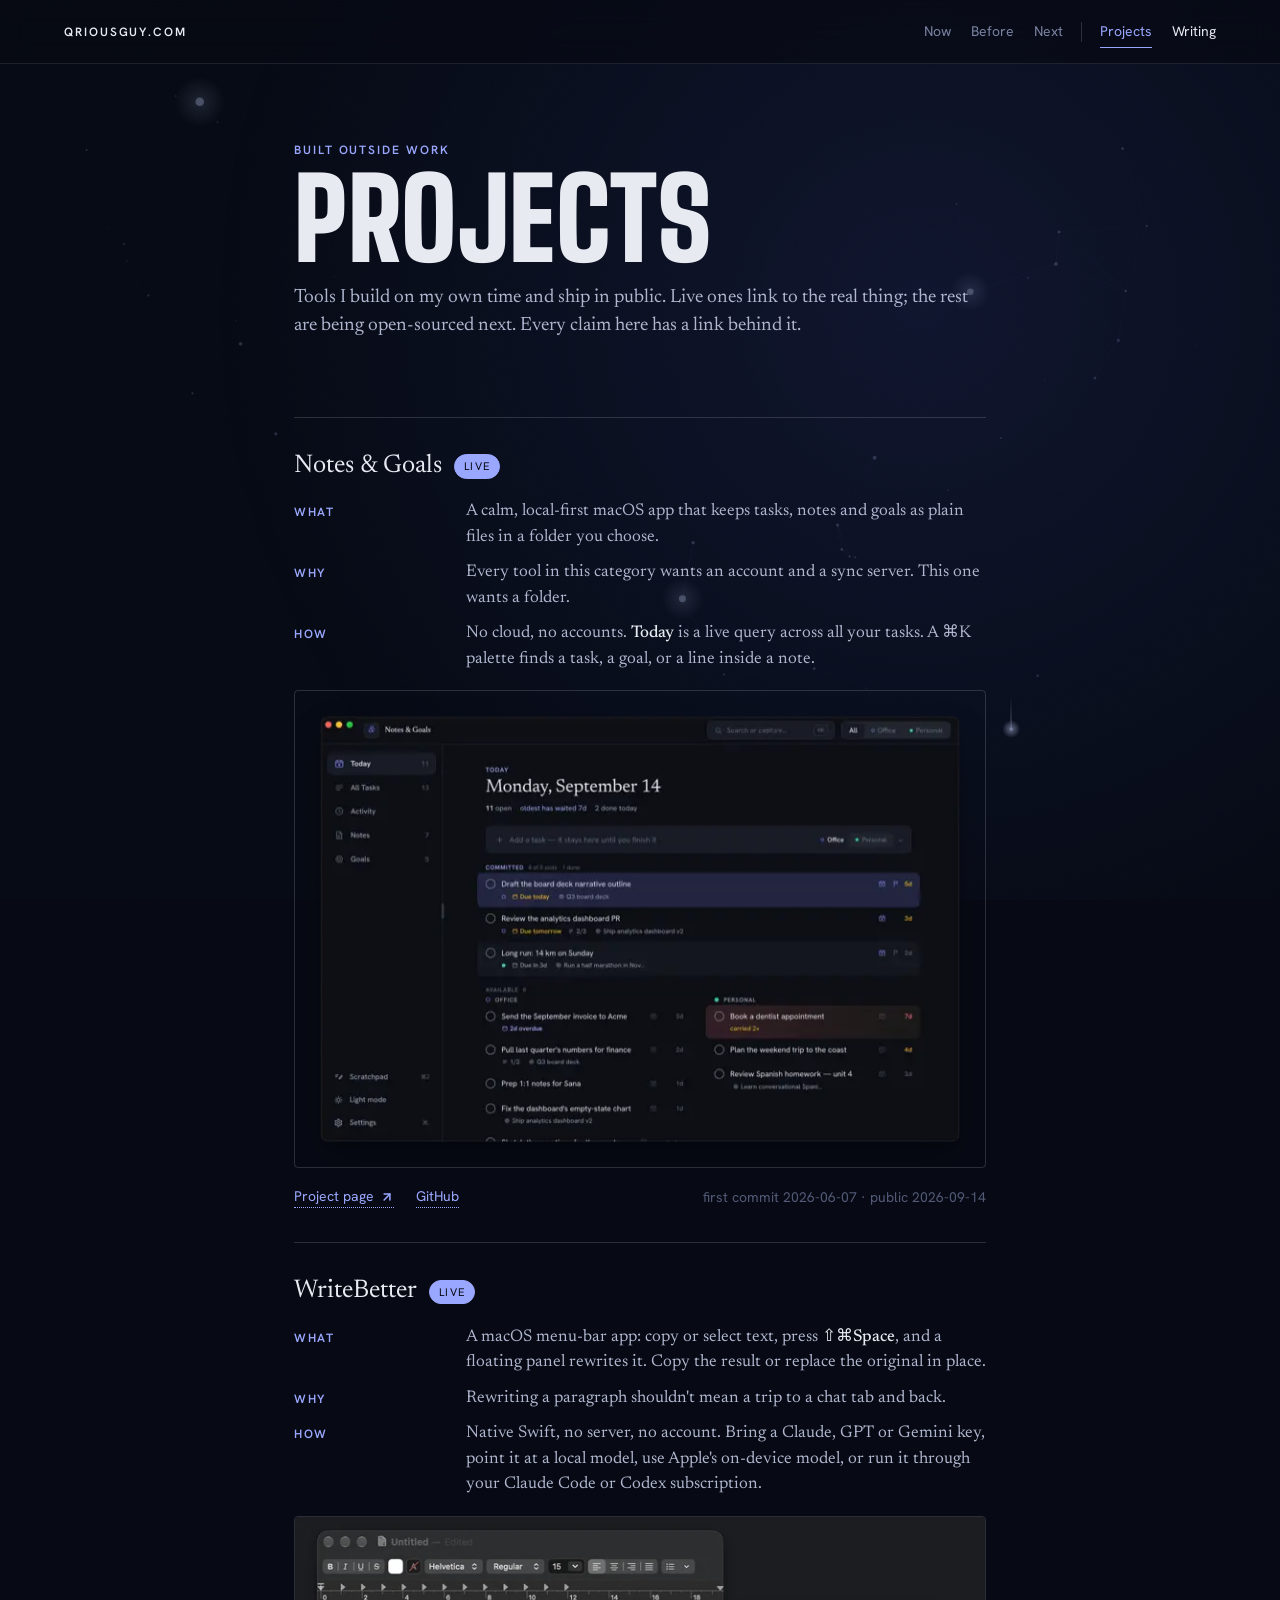
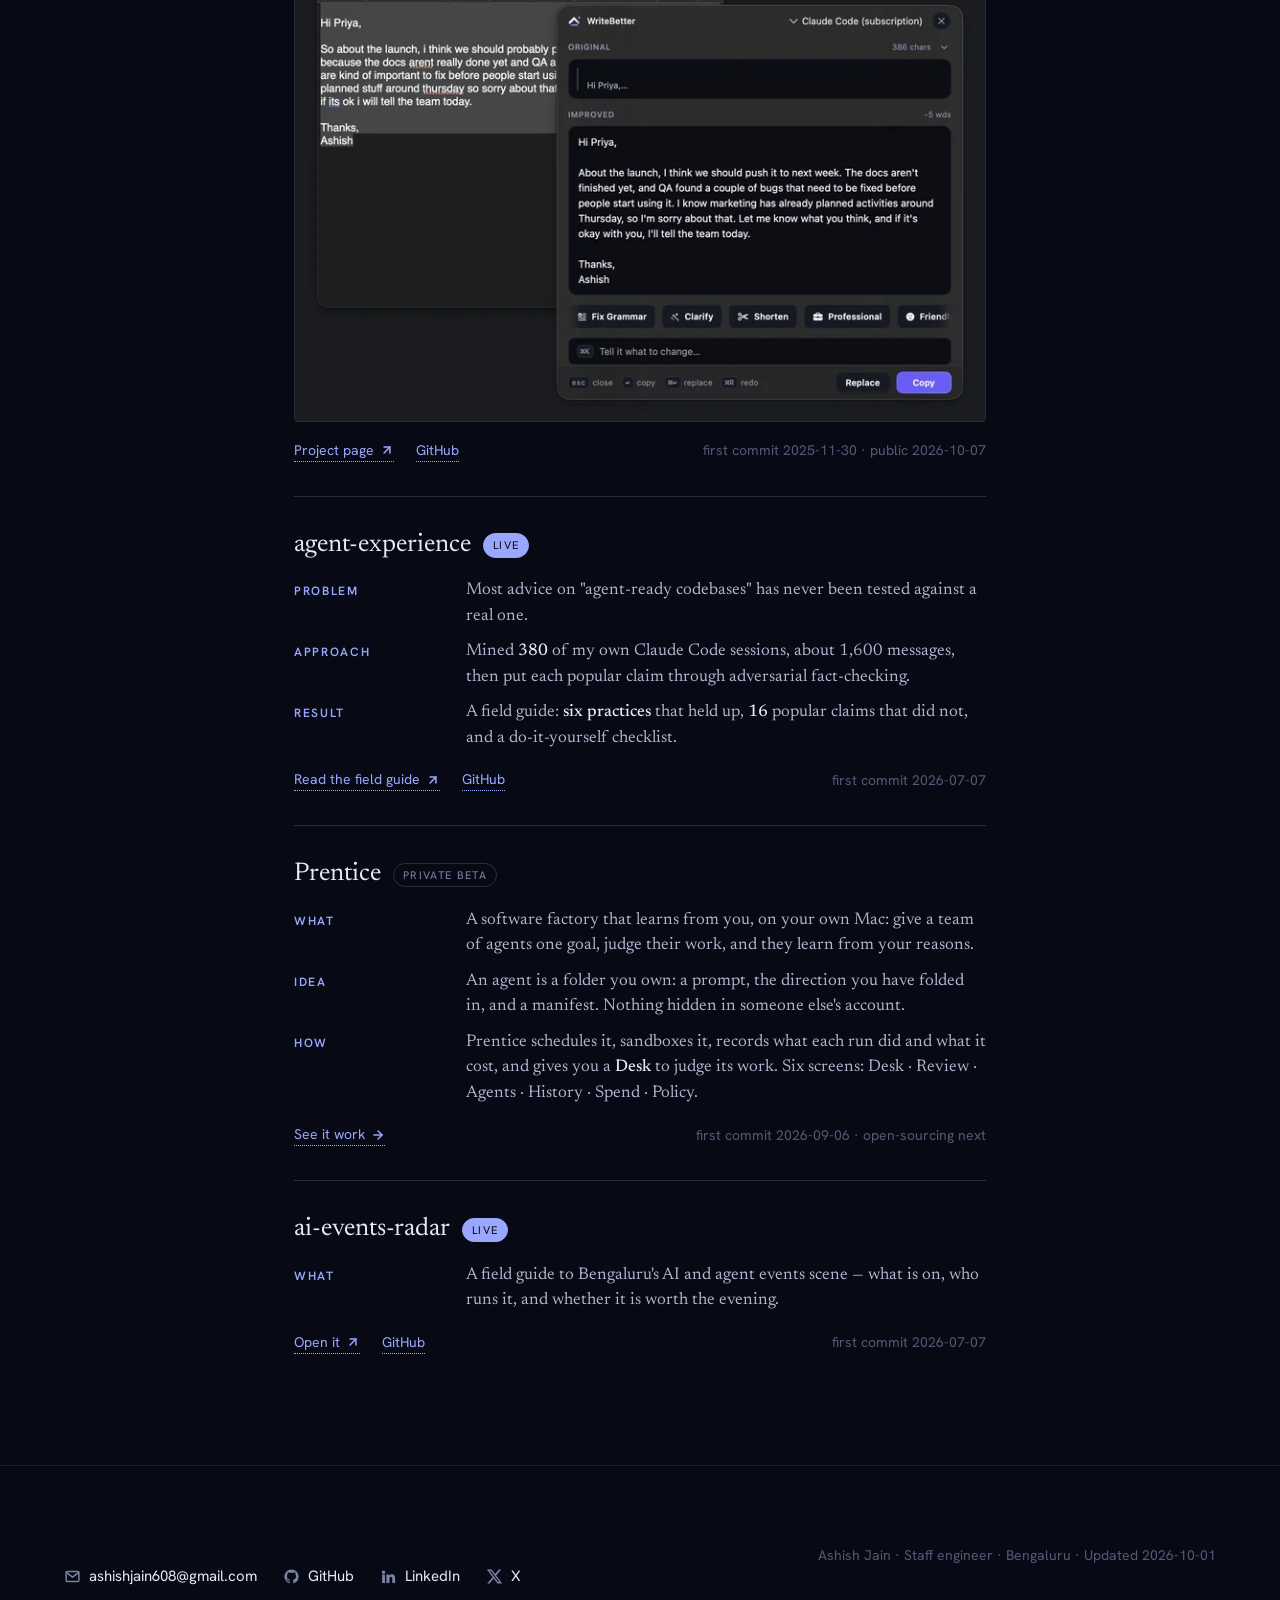
<file: projects/index.html>
<!doctype html>
<html lang="en">
<head>
<meta charset="utf-8">
<meta name="viewport" content="width=device-width,initial-scale=1">
<title>Projects — Ashish Jain</title>
<meta name="description" content="Tools Ashish Jain builds and ships in public: local-first macOS apps, agent tooling, and field guides. What is live, and what is coming next.">
<link rel="canonical" href="https://qriousguy.com/projects/">
<meta name="theme-color" content="#070A14">
<link rel="icon" href="/favicon.svg" type="image/svg+xml">
<meta property="og:type" content="website">
<meta property="og:site_name" content="qriousguy.com">
<meta property="og:title" content="Projects — Ashish Jain">
<meta property="og:description" content="Tools Ashish Jain builds and ships in public: local-first macOS apps, agent tooling, and field guides. What is live, and what is coming next.">
<meta property="og:url" content="https://qriousguy.com/projects/">
<meta name="twitter:creator" content="@Ashi608">
<meta name="twitter:card" content="summary">
<link rel="preconnect" href="https://fonts.googleapis.com">
<link rel="preconnect" href="https://fonts.gstatic.com" crossorigin>
<link rel="stylesheet" href="https://fonts.googleapis.com/css2?family=Big+Shoulders+Display:wght@900&family=Newsreader:ital,opsz,wght@0,6..72,400;0,6..72,500;1,6..72,400;1,6..72,500&family=Hanken+Grotesk:wght@400;500;600&display=swap">
<link rel="stylesheet" href="/tokens.css">
<link rel="stylesheet" href="/style.css">
<script src="/analytics.js" async></script>
</head>
<body>
<a class="skip-link" href="#main">Skip to content</a>
<canvas id="swarm" aria-hidden="true"></canvas>
<div class="veil" aria-hidden="true"></div>
<div class="grain" aria-hidden="true"></div>
<div class="page">
<header class="top">
  <a class="wordmark" href="/">qriousguy.com</a>
  <nav aria-label="Primary">
    <div class="nav-group chapters" aria-label="Sections of this profile"><a class="jump" href="/#now">Now</a><a class="jump" href="/#before">Before</a><a class="jump" href="/#next">Next</a></div>
    <span class="nav-divider" aria-hidden="true"></span>
    <div class="nav-group pages"><a class="page-link active" href="/projects/" aria-current="page">Projects</a><a class="page-link" href="/posts/">Writing</a></div>
  </nav>
</header>
<main id="main">
<section class="doc">
  <p class="label">Built outside work</p>
  <h1>Projects</h1>
  <p class="dek">Tools I build on my own time and ship in public. Live ones link to the real thing; the rest are being open-sourced next. Every claim here has a link behind it.</p>
</section>
<section class="projlist"><article class="proj reveal" id="notes-goals">
  <div class="head"><h3>Notes &amp; Goals</h3><span class="tag live">Live</span></div>
  <dl class="par"><dt>What</dt><dd>A calm, local-first macOS app that keeps tasks, notes and goals as plain files in a folder you choose.</dd><dt>Why</dt><dd>Every tool in this category wants an account and a sync server. This one wants a folder.</dd><dt>How</dt><dd>No cloud, no accounts. <b>Today</b> is a live query across all your tasks. A ⌘K palette finds a task, a goal, or a line inside a note.</dd></dl>
  <a class="thumb" href="https://qriousguy.com/notes-goals-app/"><img src="/assets/notes-goals-dark.webp" alt="Notes and Goals, Today view" loading="lazy" width="720" height="470"></a>
  <p class="foot"><a href="https://qriousguy.com/notes-goals-app/">Project page<svg class="ico" viewBox="0 0 24 24" aria-hidden="true"><path d="M7 7h10v10"/><path d="M7 17 17 7"/></svg></a><a href="https://github.com/Ashishjain608/notes-goals-app" target="_blank" rel="noopener noreferrer">GitHub</a><span class="push num">first commit 2026-06-07 · public 2026-09-14</span></p>
</article>
<article class="proj reveal" id="write-better">
  <div class="head"><h3>WriteBetter</h3><span class="tag live">Live</span></div>
  <dl class="par"><dt>What</dt><dd>A macOS menu-bar app: copy or select text, press <b>⇧⌘Space</b>, and a floating panel rewrites it. Copy the result or replace the original in place.</dd><dt>Why</dt><dd>Rewriting a paragraph shouldn't mean a trip to a chat tab and back.</dd><dt>How</dt><dd>Native Swift, no server, no account. Bring a Claude, GPT or Gemini key, point it at a local model, use Apple's on-device model, or run it through your Claude Code or Codex subscription.</dd></dl>
  <a class="thumb" href="https://qriousguy.com/write-better/"><img src="/assets/write-better-dark.webp" alt="WriteBetter rewriting a rough email draft in TextEdit" loading="lazy" width="720" height="526"></a>
  <p class="foot"><a href="https://qriousguy.com/write-better/">Project page<svg class="ico" viewBox="0 0 24 24" aria-hidden="true"><path d="M7 7h10v10"/><path d="M7 17 17 7"/></svg></a><a href="https://github.com/Ashishjain608/write-better" target="_blank" rel="noopener noreferrer">GitHub</a><span class="push num">first commit 2025-11-30 · public 2026-10-07</span></p>
</article>
<article class="proj reveal" id="agent-experience">
  <div class="head"><h3>agent-experience</h3><span class="tag live">Live</span></div>
  <dl class="par"><dt>Problem</dt><dd>Most advice on "agent-ready codebases" has never been tested against a real one.</dd><dt>Approach</dt><dd>Mined <b>380</b> of my own Claude Code sessions, about 1,600 messages, then put each popular claim through adversarial fact-checking.</dd><dt>Result</dt><dd>A field guide: <b>six practices</b> that held up, <b>16</b> popular claims that did not, and a do-it-yourself checklist.</dd></dl>
  
  <p class="foot"><a href="https://qriousguy.com/agent-experience/">Read the field guide<svg class="ico" viewBox="0 0 24 24" aria-hidden="true"><path d="M7 7h10v10"/><path d="M7 17 17 7"/></svg></a><a href="https://github.com/Ashishjain608/agent-experience" target="_blank" rel="noopener noreferrer">GitHub</a><span class="push num">first commit 2026-07-07</span></p>
</article>
<article class="proj reveal" id="prentice">
  <div class="head"><h3>Prentice</h3><span class="tag soon">Private beta</span></div>
  <dl class="par"><dt>What</dt><dd>A software factory that learns from you, on your own Mac: give a team of agents one goal, judge their work, and they learn from your reasons.</dd><dt>Idea</dt><dd>An agent is a folder you own: a prompt, the direction you have folded in, and a manifest. Nothing hidden in someone else's account.</dd><dt>How</dt><dd>Prentice schedules it, sandboxes it, records what each run did and what it cost, and gives you a <b>Desk</b> to judge its work. Six screens: Desk · Review · Agents · History · Spend · Policy.</dd></dl>
  
  <p class="foot"><a href="/prentice/">See it work<svg class="ico" viewBox="0 0 24 24" aria-hidden="true"><path d="M5 12h14"/><path d="m12 5 7 7-7 7"/></svg></a><span class="push num">first commit 2026-09-06 · open-sourcing next</span></p>
</article>
<article class="proj reveal" id="ai-events-radar">
  <div class="head"><h3>ai-events-radar</h3><span class="tag live">Live</span></div>
  <dl class="par"><dt>What</dt><dd>A field guide to Bengaluru's AI and agent events scene — what is on, who runs it, and whether it is worth the evening.</dd></dl>
  
  <p class="foot"><a href="https://qriousguy.com/ai-events-radar/">Open it<svg class="ico" viewBox="0 0 24 24" aria-hidden="true"><path d="M7 7h10v10"/><path d="M7 17 17 7"/></svg></a><a href="https://github.com/Ashishjain608/ai-events-radar" target="_blank" rel="noopener noreferrer">GitHub</a><span class="push num">first commit 2026-07-07</span></p>
</article></section>
</main>
<footer class="reveal" id="contact">
  <div>
    
    <div class="linkrow"><a href="mailto:ashishjain608@gmail.com" rel="me"><svg class="ico" viewBox="0 0 24 24" aria-hidden="true"><rect x="3" y="5" width="18" height="14" rx="1.5"/><path d="m3.5 6.5 8.5 6.5 8.5-6.5"/></svg>ashishjain608@gmail.com</a><a href="https://github.com/Ashishjain608" target="_blank" rel="me noopener noreferrer"><svg class="ico f" viewBox="0 0 24 24" aria-hidden="true"><path d="M12 2C6.48 2 2 6.48 2 12c0 4.42 2.87 8.17 6.84 9.5.5.09.68-.22.68-.48 0-.24-.01-.87-.01-1.7-2.78.6-3.37-1.34-3.37-1.34-.45-1.16-1.11-1.47-1.11-1.47-.91-.62.07-.6.07-.6 1 .07 1.53 1.03 1.53 1.03.89 1.52 2.34 1.08 2.91.83.09-.65.35-1.09.63-1.34-2.22-.25-4.55-1.11-4.55-4.94 0-1.09.39-1.98 1.03-2.68-.1-.25-.45-1.27.1-2.64 0 0 .84-.27 2.75 1.02.8-.22 1.65-.33 2.5-.33s1.7.11 2.5.33c1.91-1.29 2.75-1.02 2.75-1.02.55 1.37.2 2.39.1 2.64.64.7 1.03 1.59 1.03 2.68 0 3.84-2.34 4.69-4.57 4.94.36.31.68.92.68 1.85 0 1.34-.01 2.42-.01 2.75 0 .27.18.58.69.48A10 10 0 0 0 22 12c0-5.52-4.48-10-10-10z"/></svg>GitHub</a><a href="https://www.linkedin.com/in/ashishjain608" target="_blank" rel="me noopener noreferrer"><svg class="ico f" viewBox="0 0 24 24" aria-hidden="true"><path d="M4.98 3.5a2.5 2.5 0 1 1 0 5 2.5 2.5 0 0 1 0-5zM3 9h4v12H3zM9 9h3.8v1.71h.05c.53-1 1.82-2.06 3.75-2.06 4.01 0 4.75 2.64 4.75 6.07V21h-4v-5.5c0-1.31-.02-3-1.83-3-1.83 0-2.11 1.43-2.11 2.91V21H9z"/></svg>LinkedIn</a><a href="https://x.com/Ashi608" target="_blank" rel="me noopener noreferrer"><svg class="ico f" viewBox="0 0 24 24" aria-hidden="true"><path d="M18.24 2.25h3.31l-7.23 8.26 8.5 11.24h-6.65l-5.22-6.82-5.96 6.82H1.68l7.73-8.84L1.25 2.25h6.82l4.71 6.23zm-1.16 17.52h1.83L7.08 4.13H5.11z"/></svg>X</a></div>
  </div>
  <p class="meta">Ashish Jain · Staff engineer · Bengaluru · Updated 2026-10-01</p>
</footer>
</div>
<script src="/swarm.js" defer></script>
<script src="/site.js" defer></script>
</body>
</html>
</file>
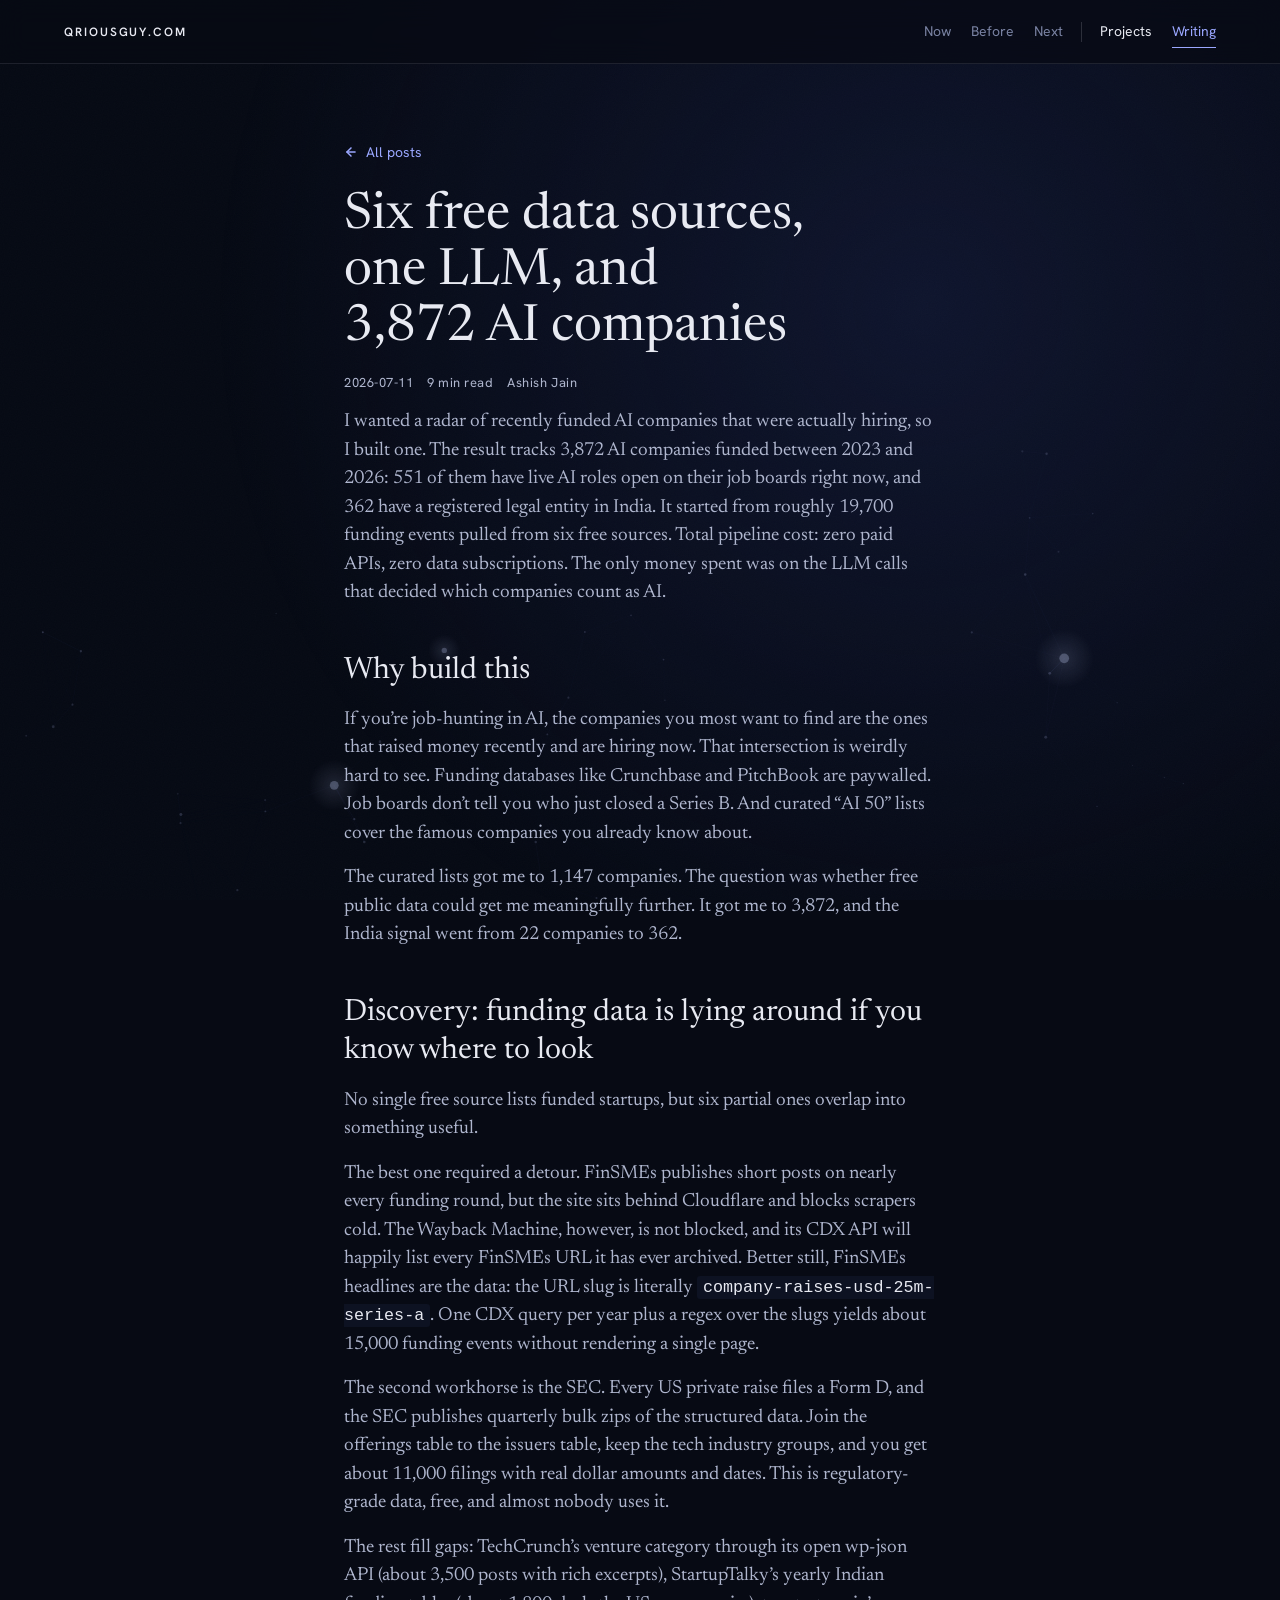
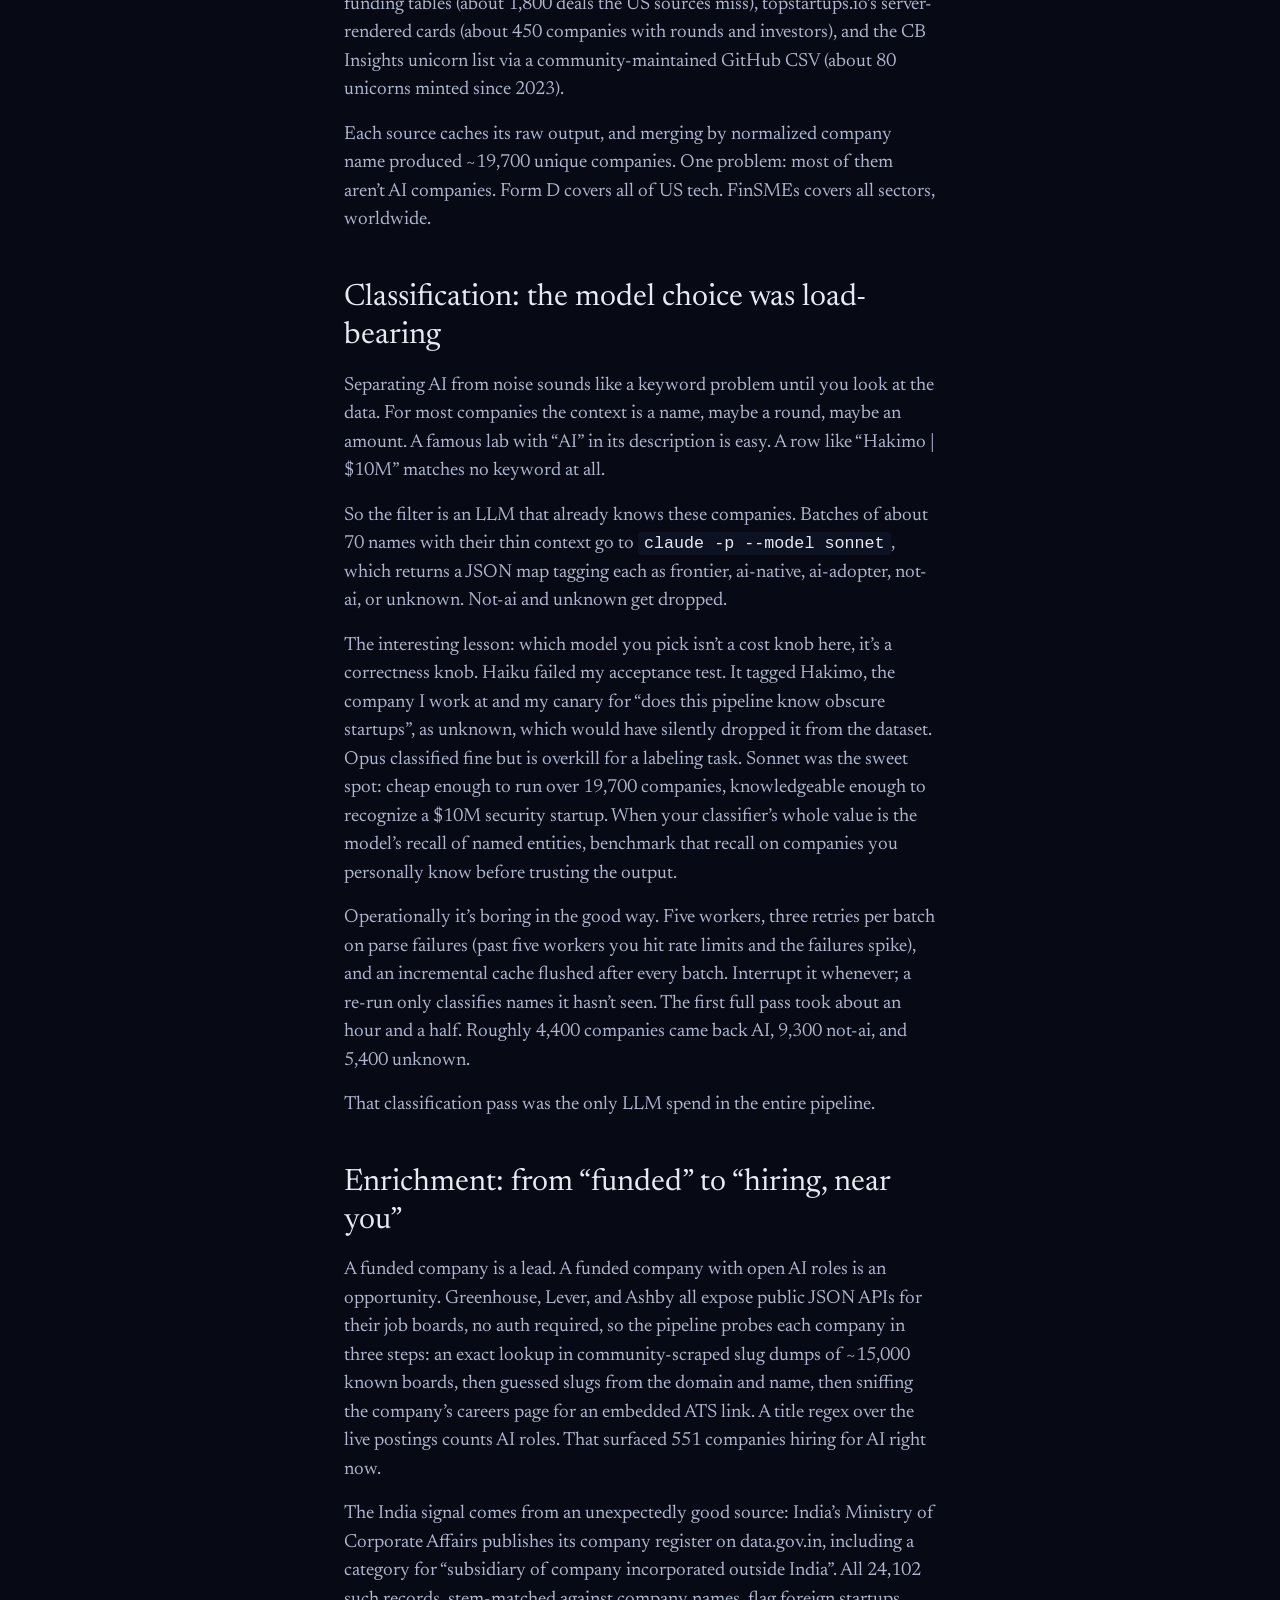
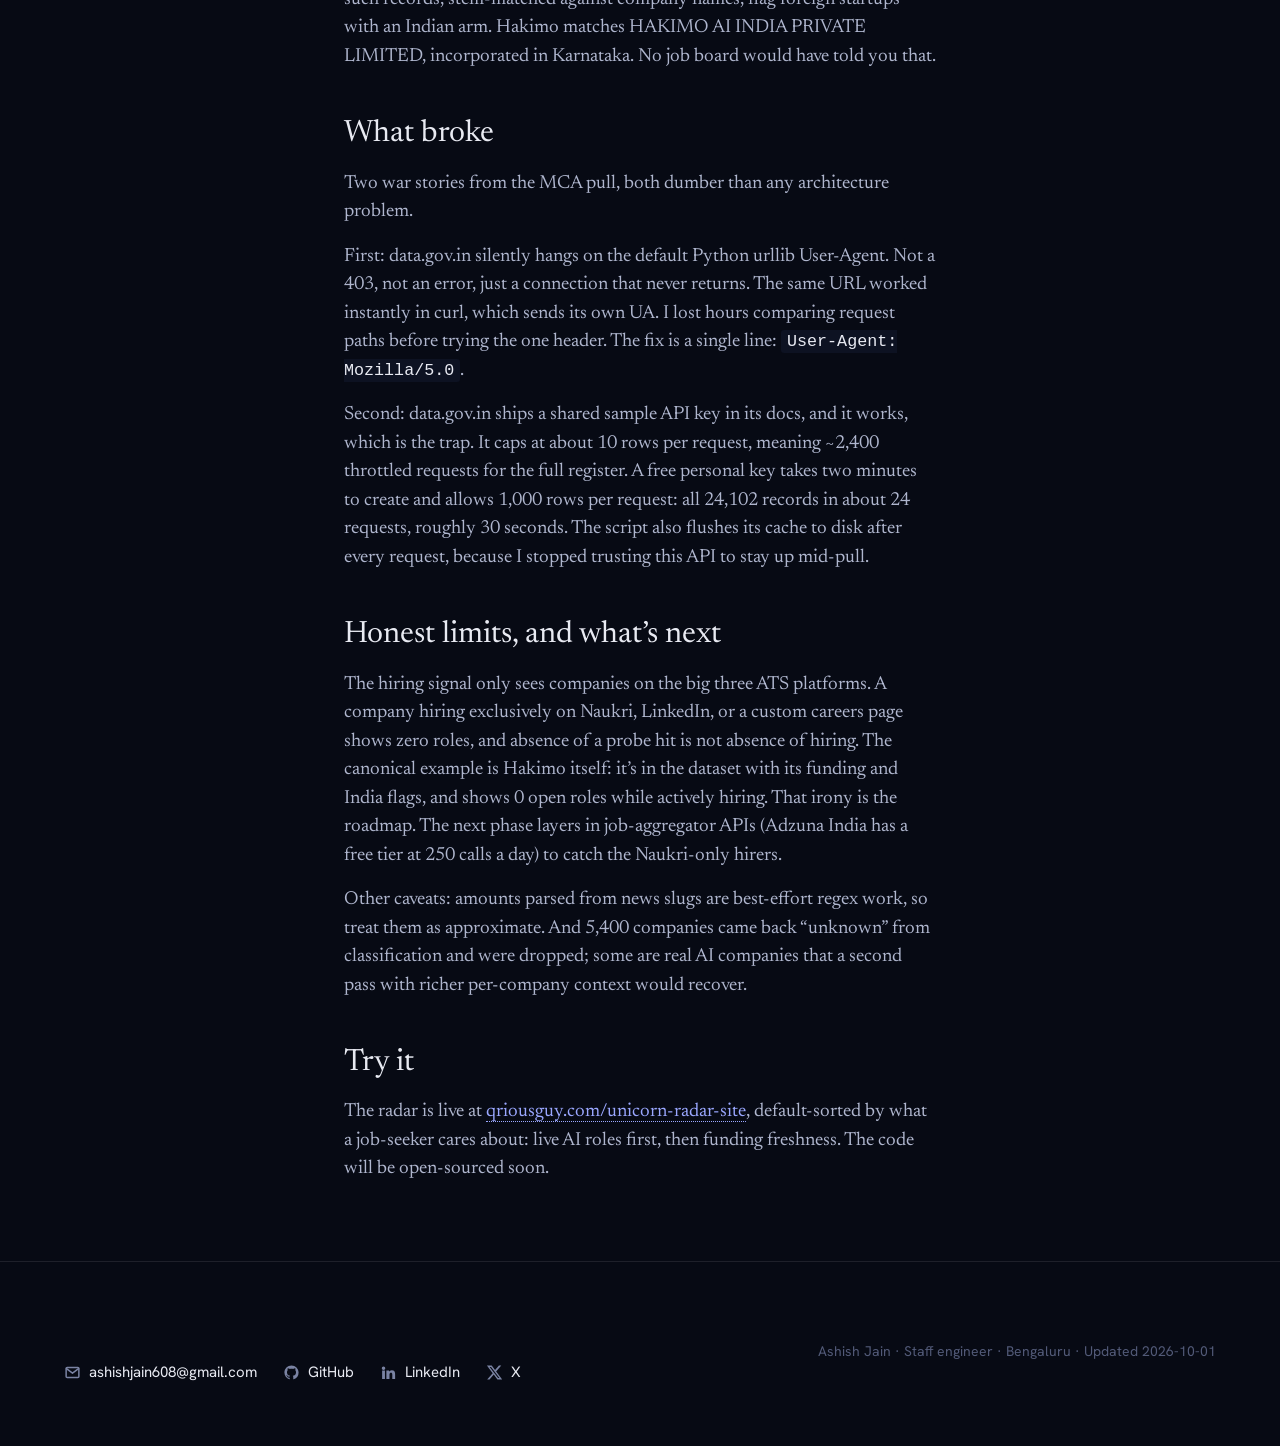
<file: posts/six-free-sources-one-llm.html>
<!doctype html>
<html lang="en">
<head>
<meta charset="utf-8">
<meta name="viewport" content="width=device-width,initial-scale=1">
<title>Six free data sources, one LLM, and 3,872 AI companies — Ashish Jain</title>
<meta name="description" content="How six free public data sources and one LLM classification pass built a radar of 3,872 recently funded AI companies: 551 with live AI roles, 362 with an Indian entity.">
<link rel="canonical" href="https://qriousguy.com/posts/six-free-sources-one-llm.html">
<meta name="theme-color" content="#070A14">
<link rel="icon" href="/favicon.svg" type="image/svg+xml">
<meta property="og:type" content="article">
<meta property="og:site_name" content="qriousguy.com">
<meta property="og:title" content="Six free data sources, one LLM, and 3,872 AI companies — Ashish Jain">
<meta property="og:description" content="How six free public data sources and one LLM classification pass built a radar of 3,872 recently funded AI companies: 551 with live AI roles, 362 with an Indian entity.">
<meta property="og:url" content="https://qriousguy.com/posts/six-free-sources-one-llm.html">
<meta name="twitter:creator" content="@Ashi608">
<meta name="twitter:card" content="summary">
<link rel="preconnect" href="https://fonts.googleapis.com">
<link rel="preconnect" href="https://fonts.gstatic.com" crossorigin>
<link rel="stylesheet" href="https://fonts.googleapis.com/css2?family=Big+Shoulders+Display:wght@900&family=Newsreader:ital,opsz,wght@0,6..72,400;0,6..72,500;1,6..72,400;1,6..72,500&family=Hanken+Grotesk:wght@400;500;600&display=swap">
<link rel="stylesheet" href="/tokens.css">
<link rel="stylesheet" href="/style.css">
<script src="/analytics.js" async></script>
<meta property="article:published_time" content="2026-07-11">
</head>
<body>
<a class="skip-link" href="#main">Skip to content</a>
<canvas id="swarm" aria-hidden="true"></canvas>
<div class="veil" aria-hidden="true"></div>
<div class="grain" aria-hidden="true"></div>
<div class="page">
<header class="top">
  <a class="wordmark" href="/">qriousguy.com</a>
  <nav aria-label="Primary">
    <div class="nav-group chapters" aria-label="Sections of this profile"><a class="jump" href="/#now">Now</a><a class="jump" href="/#before">Before</a><a class="jump" href="/#next">Next</a></div>
    <span class="nav-divider" aria-hidden="true"></span>
    <div class="nav-group pages"><a class="page-link" href="/projects/">Projects</a><a class="page-link active" href="/posts/" aria-current="page">Writing</a></div>
  </nav>
</header>
<main id="main">
<article class="post">
<a class="back" href="/posts/"><svg class="ico" viewBox="0 0 24 24" aria-hidden="true"><path d="M19 12H5"/><path d="m12 19-7-7 7-7"/></svg>All posts</a>
<h1>Six free data sources, one LLM, and 3,872 AI companies</h1>
<p class="post-meta"><time class="num" datetime="2026-07-11">2026-07-11</time><span>9 min read</span><span>Ashish Jain</span></p>
<p>I wanted a radar of recently funded AI companies that were actually hiring, so I built one. The result tracks 3,872 AI companies funded between 2023 and 2026: 551 of them have live AI roles open on their job boards right now, and 362 have a registered legal entity in India. It started from roughly 19,700 funding events pulled from six free sources. Total pipeline cost: zero paid APIs, zero data subscriptions. The only money spent was on the LLM calls that decided which companies count as AI.</p>

<h2>Why build this</h2>

<p>If you&rsquo;re job-hunting in AI, the companies you most want to find are the ones that raised money recently and are hiring now. That intersection is weirdly hard to see. Funding databases like Crunchbase and PitchBook are paywalled. Job boards don&rsquo;t tell you who just closed a Series B. And curated &ldquo;AI 50&rdquo; lists cover the famous companies you already know about.</p>

<p>The curated lists got me to 1,147 companies. The question was whether free public data could get me meaningfully further. It got me to 3,872, and the India signal went from 22 companies to 362.</p>

<h2>Discovery: funding data is lying around if you know where to look</h2>

<p>No single free source lists funded startups, but six partial ones overlap into something useful.</p>

<p>The best one required a detour. FinSMEs publishes short posts on nearly every funding round, but the site sits behind Cloudflare and blocks scrapers cold. The Wayback Machine, however, is not blocked, and its CDX API will happily list every FinSMEs URL it has ever archived. Better still, FinSMEs headlines are the data: the URL slug is literally <code>company-raises-usd-25m-series-a</code>. One CDX query per year plus a regex over the slugs yields about 15,000 funding events without rendering a single page.</p>

<p>The second workhorse is the SEC. Every US private raise files a Form D, and the SEC publishes quarterly bulk zips of the structured data. Join the offerings table to the issuers table, keep the tech industry groups, and you get about 11,000 filings with real dollar amounts and dates. This is regulatory-grade data, free, and almost nobody uses it.</p>

<p>The rest fill gaps: TechCrunch&rsquo;s venture category through its open wp-json API (about 3,500 posts with rich excerpts), StartupTalky&rsquo;s yearly Indian funding tables (about 1,800 deals the US sources miss), topstartups.io&rsquo;s server-rendered cards (about 450 companies with rounds and investors), and the CB Insights unicorn list via a community-maintained GitHub CSV (about 80 unicorns minted since 2023).</p>

<p>Each source caches its raw output, and merging by normalized company name produced ~19,700 unique companies. One problem: most of them aren&rsquo;t AI companies. Form D covers all of US tech. FinSMEs covers all sectors, worldwide.</p>

<h2>Classification: the model choice was load-bearing</h2>

<p>Separating AI from noise sounds like a keyword problem until you look at the data. For most companies the context is a name, maybe a round, maybe an amount. A famous lab with &ldquo;AI&rdquo; in its description is easy. A row like &ldquo;Hakimo | $10M&rdquo; matches no keyword at all.</p>

<p>So the filter is an LLM that already knows these companies. Batches of about 70 names with their thin context go to <code>claude -p --model sonnet</code>, which returns a JSON map tagging each as frontier, ai-native, ai-adopter, not-ai, or unknown. Not-ai and unknown get dropped.</p>

<p>The interesting lesson: which model you pick isn&rsquo;t a cost knob here, it&rsquo;s a correctness knob. Haiku failed my acceptance test. It tagged Hakimo, the company I work at and my canary for &ldquo;does this pipeline know obscure startups&rdquo;, as unknown, which would have silently dropped it from the dataset. Opus classified fine but is overkill for a labeling task. Sonnet was the sweet spot: cheap enough to run over 19,700 companies, knowledgeable enough to recognize a $10M security startup. When your classifier&rsquo;s whole value is the model&rsquo;s recall of named entities, benchmark that recall on companies you personally know before trusting the output.</p>

<p>Operationally it&rsquo;s boring in the good way. Five workers, three retries per batch on parse failures (past five workers you hit rate limits and the failures spike), and an incremental cache flushed after every batch. Interrupt it whenever; a re-run only classifies names it hasn&rsquo;t seen. The first full pass took about an hour and a half. Roughly 4,400 companies came back AI, 9,300 not-ai, and 5,400 unknown.</p>

<p>That classification pass was the only LLM spend in the entire pipeline.</p>

<h2>Enrichment: from &ldquo;funded&rdquo; to &ldquo;hiring, near you&rdquo;</h2>

<p>A funded company is a lead. A funded company with open AI roles is an opportunity. Greenhouse, Lever, and Ashby all expose public JSON APIs for their job boards, no auth required, so the pipeline probes each company in three steps: an exact lookup in community-scraped slug dumps of ~15,000 known boards, then guessed slugs from the domain and name, then sniffing the company&rsquo;s careers page for an embedded ATS link. A title regex over the live postings counts AI roles. That surfaced 551 companies hiring for AI right now.</p>

<p>The India signal comes from an unexpectedly good source: India&rsquo;s Ministry of Corporate Affairs publishes its company register on data.gov.in, including a category for &ldquo;subsidiary of company incorporated outside India&rdquo;. All 24,102 such records, stem-matched against company names, flag foreign startups with an Indian arm. Hakimo matches HAKIMO AI INDIA PRIVATE LIMITED, incorporated in Karnataka. No job board would have told you that.</p>

<h2>What broke</h2>

<p>Two war stories from the MCA pull, both dumber than any architecture problem.</p>

<p>First: data.gov.in silently hangs on the default Python urllib User-Agent. Not a 403, not an error, just a connection that never returns. The same URL worked instantly in curl, which sends its own UA. I lost hours comparing request paths before trying the one header. The fix is a single line: <code>User-Agent: Mozilla/5.0</code>.</p>

<p>Second: data.gov.in ships a shared sample API key in its docs, and it works, which is the trap. It caps at about 10 rows per request, meaning ~2,400 throttled requests for the full register. A free personal key takes two minutes to create and allows 1,000 rows per request: all 24,102 records in about 24 requests, roughly 30 seconds. The script also flushes its cache to disk after every request, because I stopped trusting this API to stay up mid-pull.</p>

<h2>Honest limits, and what&rsquo;s next</h2>

<p>The hiring signal only sees companies on the big three ATS platforms. A company hiring exclusively on Naukri, LinkedIn, or a custom careers page shows zero roles, and absence of a probe hit is not absence of hiring. The canonical example is Hakimo itself: it&rsquo;s in the dataset with its funding and India flags, and shows 0 open roles while actively hiring. That irony is the roadmap. The next phase layers in job-aggregator APIs (Adzuna India has a free tier at 250 calls a day) to catch the Naukri-only hirers.</p>

<p>Other caveats: amounts parsed from news slugs are best-effort regex work, so treat them as approximate. And 5,400 companies came back &ldquo;unknown&rdquo; from classification and were dropped; some are real AI companies that a second pass with richer per-company context would recover.</p>

<h2>Try it</h2>

<p>The radar is live at <a href="https://qriousguy.com/unicorn-radar-site/">qriousguy.com/unicorn-radar-site</a>, default-sorted by what a job-seeker cares about: live AI roles first, then funding freshness. The code will be open-sourced soon.</p>
</article>
</main>
<footer class="reveal" id="contact">
  <div>
    
    <div class="linkrow"><a href="mailto:ashishjain608@gmail.com" rel="me"><svg class="ico" viewBox="0 0 24 24" aria-hidden="true"><rect x="3" y="5" width="18" height="14" rx="1.5"/><path d="m3.5 6.5 8.5 6.5 8.5-6.5"/></svg>ashishjain608@gmail.com</a><a href="https://github.com/Ashishjain608" target="_blank" rel="me noopener noreferrer"><svg class="ico f" viewBox="0 0 24 24" aria-hidden="true"><path d="M12 2C6.48 2 2 6.48 2 12c0 4.42 2.87 8.17 6.84 9.5.5.09.68-.22.68-.48 0-.24-.01-.87-.01-1.7-2.78.6-3.37-1.34-3.37-1.34-.45-1.16-1.11-1.47-1.11-1.47-.91-.62.07-.6.07-.6 1 .07 1.53 1.03 1.53 1.03.89 1.52 2.34 1.08 2.91.83.09-.65.35-1.09.63-1.34-2.22-.25-4.55-1.11-4.55-4.94 0-1.09.39-1.98 1.03-2.68-.1-.25-.45-1.27.1-2.64 0 0 .84-.27 2.75 1.02.8-.22 1.65-.33 2.5-.33s1.7.11 2.5.33c1.91-1.29 2.75-1.02 2.75-1.02.55 1.37.2 2.39.1 2.64.64.7 1.03 1.59 1.03 2.68 0 3.84-2.34 4.69-4.57 4.94.36.31.68.92.68 1.85 0 1.34-.01 2.42-.01 2.75 0 .27.18.58.69.48A10 10 0 0 0 22 12c0-5.52-4.48-10-10-10z"/></svg>GitHub</a><a href="https://www.linkedin.com/in/ashishjain608" target="_blank" rel="me noopener noreferrer"><svg class="ico f" viewBox="0 0 24 24" aria-hidden="true"><path d="M4.98 3.5a2.5 2.5 0 1 1 0 5 2.5 2.5 0 0 1 0-5zM3 9h4v12H3zM9 9h3.8v1.71h.05c.53-1 1.82-2.06 3.75-2.06 4.01 0 4.75 2.64 4.75 6.07V21h-4v-5.5c0-1.31-.02-3-1.83-3-1.83 0-2.11 1.43-2.11 2.91V21H9z"/></svg>LinkedIn</a><a href="https://x.com/Ashi608" target="_blank" rel="me noopener noreferrer"><svg class="ico f" viewBox="0 0 24 24" aria-hidden="true"><path d="M18.24 2.25h3.31l-7.23 8.26 8.5 11.24h-6.65l-5.22-6.82-5.96 6.82H1.68l7.73-8.84L1.25 2.25h6.82l4.71 6.23zm-1.16 17.52h1.83L7.08 4.13H5.11z"/></svg>X</a></div>
  </div>
  <p class="meta">Ashish Jain · Staff engineer · Bengaluru · Updated 2026-10-01</p>
</footer>
</div>
<script src="/swarm.js" defer></script>
<script src="/site.js" defer></script>
</body>
</html>
</file>
<file: tokens.css>
/* ============================================================================
   qriousguy.com — DESIGN TOKENS
   The single source of truth for colour, type, space, and motion.
   Change a value here and it changes everywhere; no component hard-codes one.
   Palette: Nebula — deep indigo, an agent swarm drifting behind the page.
   ========================================================================= */

:root{

  /* --- colour: surfaces ------------------------------------------------- */
  --bg:            #070A14;   /* page base */
  --surface:       #0D1222;   /* raised panel */
  --surface-2:     #131A2E;   /* raised panel, one step further forward */

  /* --- colour: ink ------------------------------------------------------ */
  --ink:           #E8EAF2;   /* primary text, 14.8:1 on --bg */
  --ink-2:         #AFB6CE;   /* body copy,    8.2:1 on --bg */
  --muted:         #7A83A3;   /* labels, meta, 4.6:1 on --bg */
  --faint:         #525A78;   /* disabled, absent-receipt marks */

  /* --- colour: accent --------------------------------------------------- */
  /* One saturated colour, used for emphasis and state. Never for body text. */
  --accent:        #7C8CFF;
  --accent-ink:    #9AA7FF;   /* accent as text, lifted to stay readable */
  --accent-wash:   rgba(124,140,255,.14);
  --on-accent:     #070A14;   /* text placed on an --accent fill */

  /* --- colour: hairlines ------------------------------------------------ */
  /* Translucent ink rather than separate greys, so rules track the palette. */
  --rule:          color-mix(in srgb, var(--ink) 10%, transparent);
  --rule-strong:   color-mix(in srgb, var(--ink) 16%, transparent);

  /* --- the swarm background --------------------------------------------- */
  /* swarm.js reads these every frame; a palette change needs no JS edit.    */
  --swarm-node:    #AEB8E8;
  --swarm-edge:    #7C8CFF;
  --swarm-signal:  #C7D2FF;   /* hubs and travelling messages */
  --swarm-glow:    #26316B;   /* the soft light source behind the field */
  --swarm-node-a:  .52;
  --swarm-edge-a:  .18;
  --swarm-glow-a:  .50;
  /* How far the swarm sits behind the content. 0 = full strength, 1 = hidden. */
  --swarm-veil:    .40;

  /* --- type ------------------------------------------------------------- */
  --font-serif:    "Newsreader", Georgia, "Times New Roman", serif;
  --font-sans:     "Hanken Grotesk", system-ui, -apple-system, "Segoe UI", sans-serif;
  --font-display:  "Big Shoulders Display", Impact, "Arial Narrow", sans-serif;

  --text-body:     19px;
  --text-lead:     clamp(18px, 1.5vw, 21px);
  --text-h1:       clamp(30px, 3.4vw, 48px);
  --text-h2:       clamp(24px, 2.4vw, 32px);
  --text-h3:       clamp(20px, 1.5vw, 23px);
  --text-word:     clamp(72px, 9vw, 128px);   /* the giant chapter words */
  --text-masthead: clamp(88px, 16.4vw, 236px);
  --text-small:    14px;
  --text-label:    12px;

  --tracking-label: .16em;

  /* --- space ------------------------------------------------------------ */
  /* One gutter token, reused as the grid gap, so nothing looks boxed in.    */
  --gutter:        clamp(20px, 5vw, 72px);
  --rhythm:        clamp(4rem, 3.7rem + 1.4vw, 7.5rem);   /* between sections */
  --radius:        4px;                                   /* flat, never pill */

  /* Reading measures. Both centre in the viewport; prose is the narrower one. */
  --measure-page:  820px;   /* list and intro pages */
  --measure-prose: 720px;   /* a post's body */
  --header-h:      64px;                                  /* sticky header, see style.css */

  /* Stagger index. site.js sets this per element; the default keeps CSS valid. */
  --i:             0;

  /* --- motion ----------------------------------------------------------- */
  /* Three curves, measured off monks.com. Pick from these; do not invent.   */
  --ease-swift:    cubic-bezier(.2, 0, 0, 1);       /* colour, opacity, small moves */
  --ease-reveal:   cubic-bezier(.19, 1, .22, 1);    /* scroll reveals, expansions */
  --ease-pop:      cubic-bezier(.175, .9, .35, 1.5);/* the one overshoot: nav dot */

  --dur-fast:      .2s;
  --dur-mid:       .35s;
  --dur-slow:      .7s;

  --z-swarm:       0;   /* the canvas, furthest back */
  --z-veil:        1;   /* pushes the swarm behind the content */
  --z-page:        2;   /* everything readable */
  --z-header:      10;
}
</file>
<file: style.css>
/* ============================================================================
   qriousguy.com — layout and components.
   Every colour, size, space and curve comes from tokens.css. If you find a raw
   hex or a magic cubic-bezier below, it is a bug: add a token instead.

   Motion and visual details adapted from monks.com (reveal choreography, the
   nav dot, underline hovers, the focus ring, hairlines-as-ink, one gutter
   token) and editorial restraint from amitsharma.in. No framework, no runtime
   dependency: one canvas, two stylesheets, two small scripts.
   ========================================================================= */

/* ---------------------------------------------------------------- base --- */
*{box-sizing:border-box}
html{scroll-behavior:smooth;overflow-x:clip;scroll-padding-top:calc(var(--header-h) + 16px)}
body{
  margin:0;background:var(--bg);color:var(--ink);
  font-family:var(--font-serif);font-size:var(--text-body);line-height:1.5;
  -webkit-font-smoothing:antialiased;overflow-x:clip;
}
p{margin:0}
h1,h2,h3{margin:0;font-weight:400}
img{max-width:100%}
a{color:inherit;text-decoration:none}
::selection{background:var(--accent);color:var(--on-accent)}

/* Three-layer focus ring: readable against the swarm, the page, or an accent
   fill, without knowing which is behind it (monks). */
:focus-visible{
  outline:none;border-radius:2px;
  box-shadow:0 0 0 2px var(--bg),0 0 0 4px var(--accent-ink),0 0 0 6px var(--surface);
}

.skip-link{position:absolute;left:-9999px;top:0;z-index:99;background:var(--accent);
  color:var(--on-accent);padding:10px 16px;font-family:var(--font-sans);font-weight:600}
.skip-link:focus{left:0}

/* Visually hidden, still announced. */
.sr{position:absolute;width:1px;height:1px;margin:-1px;padding:0;overflow:hidden;
  clip-path:inset(50%);white-space:nowrap;border:0}

/* -------------------------------------------------------------- layers --- */
/* swarm canvas → veil → grain → page. The veil is the one knob that decides
   how far back the swarm sits; its strength is --swarm-veil in tokens.css. */
#swarm{position:fixed;inset:0;width:100%;height:100%;z-index:var(--z-swarm);
  pointer-events:none;display:block}
.veil{position:fixed;inset:0;z-index:var(--z-veil);pointer-events:none;
  background:var(--bg);opacity:var(--swarm-veil)}
/* A second, softer pass: darkest where the running text sits, clear at the
   edges, so the swarm stays visible without ever crossing a letterform. */
.veil::after{content:"";position:absolute;inset:0;
  background:radial-gradient(ellipse 90% 60% at 30% 42%,
    color-mix(in srgb, var(--bg) 74%, transparent) 0%,
    color-mix(in srgb, var(--bg) 40%, transparent) 48%,
    transparent 80%)}
.grain{position:fixed;inset:0;z-index:var(--z-veil);opacity:.022;pointer-events:none;
  background-image:url("data:image/svg+xml;utf8,<svg xmlns='http://www.w3.org/2000/svg' width='160' height='160'><filter id='n'><feTurbulence type='fractalNoise' baseFrequency='.85' numOctaves='2' stitchTiles='stitch'/></filter><rect width='100%25' height='100%25' filter='url(%23n)'/></svg>")}
.page{position:relative;z-index:var(--z-page)}

/* --------------------------------------------------------------- icons --- */
.ico{width:1em;height:1em;display:block;flex:none;fill:none;stroke:currentColor;
  stroke-width:1.5;stroke-linecap:round;stroke-linejoin:round}
.ico.f{fill:currentColor;stroke:none}
.ico *{vector-effect:non-scaling-stroke}   /* crisp at any scale (monks) */

/* --------------------------------------------------------------- label --- */
.label{font-family:var(--font-sans);font-size:var(--text-label);font-weight:600;
  letter-spacing:var(--tracking-label);text-transform:uppercase;color:var(--accent-ink)}
.num{font-variant-numeric:tabular-nums}

/* -------------------------------------------------------------- header --- */
/* Two groups: the chapters of this profile, then the site's own pages. The
   hairline between them is the whole point — they are different kinds of link. */
.top{position:sticky;top:0;z-index:var(--z-header);
  display:flex;align-items:center;justify-content:space-between;gap:16px;
  min-height:var(--header-h);padding:0 var(--gutter);
  font-family:var(--font-sans);font-size:var(--text-small);
  background:color-mix(in srgb, var(--bg) 72%, transparent);
  backdrop-filter:blur(14px);-webkit-backdrop-filter:blur(14px);
  border-bottom:1px solid var(--rule)}
.top .wordmark{font-size:var(--text-label);font-weight:600;letter-spacing:var(--tracking-label);
  text-transform:uppercase;color:var(--ink);white-space:nowrap}
.top nav{display:flex;align-items:center;gap:18px;min-width:0}
.nav-group{display:flex;align-items:center;gap:20px}
.nav-divider{width:1px;height:20px;background:var(--rule-strong);flex:none}

/* Chapter links carry a bounce dot when you are inside that section (monks). */
.nav-group.chapters a{position:relative;padding:20px 0;color:var(--muted);
  transition:color var(--dur-fast) var(--ease-swift)}
.nav-group.chapters a:hover,
.nav-group.chapters a.active{color:var(--ink)}
.nav-group.chapters a::before{content:"";position:absolute;left:50%;bottom:14px;
  width:4px;height:4px;margin-left:-2px;border-radius:50%;background:var(--accent);
  transform:scale(0)}
.nav-group.chapters a.active::before{animation:dotIn .4s var(--ease-pop) forwards}
@keyframes dotIn{from{transform:translateY(-6px) scale(0)}to{transform:translateY(0) scale(1)}}

/* Page links carry the underline-scaleX hover instead (monks). */
.nav-group.pages a{position:relative;padding:20px 0;color:var(--ink)}
.nav-group.pages a::after{content:"";position:absolute;left:0;bottom:14px;width:100%;height:1px;
  background:currentColor;transform:scaleX(0);transform-origin:left;
  transition:transform var(--dur-fast) var(--ease-swift)}
.nav-group.pages a:hover::after,
.nav-group.pages a[aria-current="page"]::after{transform:scaleX(1)}
.nav-group.pages a[aria-current="page"]{color:var(--accent-ink)}

@media (max-width:820px){
  .top{flex-wrap:wrap;gap:0 12px;padding-block:10px}
  .top nav{width:100%;gap:12px;overflow-x:auto;scrollbar-width:none;padding-bottom:2px}
  .top nav::-webkit-scrollbar{display:none}
  .nav-group{gap:16px}
  .nav-group.chapters a,.nav-group.pages a{padding:8px 0;white-space:nowrap}
  .nav-group.chapters a::before{bottom:0}
  .nav-group.pages a::after{bottom:3px}
  :root{--header-h:96px}
}

/* ----------------------------------------------------------------- hero --- */
.hero{position:relative;padding:clamp(32px,6vw,80px) var(--gutter) 0}
.hero .lines{position:relative;z-index:2;max-width:640px}
.hero .eb{font-family:var(--font-sans);font-size:var(--text-label);font-weight:600;
  letter-spacing:.18em;text-transform:uppercase;color:var(--accent-ink)}
.hero h1{font-size:var(--text-h1);line-height:1.08;margin-top:14px;
  letter-spacing:-.01em;text-wrap:balance}
.hero h1 i{color:var(--accent-ink)}
.hero .proof{font-size:var(--text-lead);line-height:1.45;color:var(--ink-2);
  margin-top:20px;max-width:600px}
.hero .proof b{color:var(--ink);font-weight:500}

.hero .photo{position:absolute;right:clamp(0px,6vw,110px);top:clamp(10px,3vw,40px);
  width:clamp(190px,25vw,360px);aspect-ratio:1;margin:0;z-index:1}
.hero .photo img{width:100%;height:100%;object-fit:cover;object-position:50% 34%;display:block;
  /* mask-image: opaque-vs-transparent only; the colour here is not a palette value */
  -webkit-mask-image:radial-gradient(circle at 50% 40%,#000 38%,transparent 62%);
  mask-image:radial-gradient(circle at 50% 40%,#000 38%,transparent 62%);
  filter:saturate(.85) contrast(1.05);transform-origin:50% 40%;will-change:transform}

.board{display:grid;grid-template-columns:repeat(4,minmax(0,1fr));gap:18px;
  margin-top:44px;max-width:760px;position:relative;z-index:2}
.tile{border-top:1px solid var(--rule-strong);padding-top:12px}
.tile b{display:block;font-family:var(--font-sans);font-size:clamp(32px,3vw,44px);
  line-height:1;font-weight:600;letter-spacing:-.02em;font-variant-numeric:tabular-nums}
.tile span{display:block;font-family:var(--font-sans);font-size:13px;
  color:var(--muted);margin-top:6px}

.masthead{position:relative;margin-top:clamp(18px,3vw,36px);padding:0 calc(var(--gutter) - 6px);
  font-family:var(--font-display);font-weight:900;font-size:var(--text-masthead);
  line-height:.92;letter-spacing:.005em;text-transform:uppercase;color:var(--ink);
  white-space:nowrap;overflow:hidden;z-index:0}
.masthead span{color:var(--accent)}

.hint{display:flex;align-items:center;gap:10px;margin:22px var(--gutter) 0;
  font-family:var(--font-sans);font-size:var(--text-label);letter-spacing:var(--tracking-label);
  text-transform:uppercase;color:var(--muted);opacity:0;transform:translateY(6px);
  transition:opacity .6s var(--ease-swift),transform .6s var(--ease-swift)}
.hint.visible{opacity:1;transform:none}
.hint .bar{width:34px;height:1px;background:var(--accent);transform-origin:left;
  animation:hintPull 2.4s var(--ease-swift) infinite}
@keyframes hintPull{0%,100%{transform:scaleX(.4)}50%{transform:scaleX(1)}}

@media (max-width:980px){
  .hero{padding-top:20px}
  .hero .photo{right:-18px;top:-10px;width:min(52vw,210px)}
  .hero .lines{max-width:100%;padding-top:min(42vw,172px)}
  .hero h1{font-size:28px}
  .board{grid-template-columns:repeat(2,minmax(0,1fr));margin-top:28px}
  .masthead{font-size:26vw;white-space:normal;line-height:.86;margin-top:24px}
  .masthead span{display:block}
}

/* ------------------------------------------------------------- chapters --- */
.chapter{display:grid;grid-template-columns:minmax(0,5fr) minmax(0,7fr);
  gap:24px clamp(32px,5vw,80px);padding:var(--rhythm) var(--gutter);
  border-bottom:1px solid var(--rule)}
.chapter .side{position:sticky;top:calc(var(--header-h) + 24px);align-self:start}
.chapter .word{font-family:var(--font-display);font-weight:900;font-size:var(--text-word);
  line-height:.9;text-transform:uppercase;letter-spacing:.005em;color:var(--ink)}
.chapter .word small{display:block;font-family:var(--font-sans);font-size:var(--text-label);
  font-weight:600;letter-spacing:var(--tracking-label);color:var(--accent-ink);
  margin-bottom:14px;line-height:1.4}
.chapter .word small b{color:var(--muted);font-weight:500;letter-spacing:.04em;text-transform:none}
.chapter .sum{font-size:clamp(20px,1.6vw,24px);line-height:1.4;margin-top:22px;
  max-width:30ch;color:var(--ink-2)}
.chapter .sum b{color:var(--ink);font-weight:500}
.chapter .body{min-width:0}
@media (max-width:980px){
  .chapter{grid-template-columns:1fr;gap:18px;padding-block:48px}
  .chapter .side{position:static}
  .chapter .word{font-size:72px}
  .chapter .sum{max-width:none}
}

/* ---------------------------------------------------------------- entry --- */
/* One piece of work. Everything is visible: no disclosure control, nothing
   folded away behind a click. */
.entry{padding:24px 0;border-top:1px solid var(--rule-strong)}
.entry:last-child{border-bottom:1px solid var(--rule-strong)}
.entry .t{font-size:var(--text-h3);line-height:1.25;color:var(--ink)}
.entry .r{font-family:var(--font-sans);font-size:var(--text-small);color:var(--muted);
  line-height:1.45;margin-top:6px}
.entry .r b{color:var(--ink);font-weight:500}
.entry .par{margin-top:18px}

/* term / description pairs: problem-approach-result, a timeline, a fact sheet */
.par{display:grid;grid-template-columns:150px 1fr;gap:10px 22px;margin:0;
  font-size:17px;line-height:1.5}
.par dt{font-family:var(--font-sans);font-size:var(--text-label);font-weight:600;
  letter-spacing:.14em;text-transform:uppercase;color:var(--accent-ink);padding-top:4px}
.par dd{margin:0;color:var(--ink-2)}
.par dd b{color:var(--ink);font-weight:500}
/* dated rows: the term is a date, so give it room and drop the label tracking */
.par.timeline{grid-template-columns:190px 1fr}
.par.timeline dt{letter-spacing:.04em;text-transform:none;font-size:13px;color:var(--muted)}

@media (max-width:600px){
  .par,.par.timeline{grid-template-columns:1fr;gap:2px 0}
  .par dt{margin-top:12px}
  .par dt:first-child{margin-top:0}
}

/* a claim with a receipt behind it, or an honest note that there is none */
.rc{font-family:var(--font-sans);font-size:var(--text-label);color:var(--accent-ink);
  border-bottom:1px dotted var(--accent-ink);letter-spacing:.02em;white-space:nowrap}
.rc.none{color:var(--faint);border-bottom-color:var(--faint)}

/* ----------------------------------------------------------------- rows --- */
a.row{display:grid;grid-template-columns:1fr auto;gap:4px 20px;padding:18px 0;
  border-top:1px solid var(--rule-strong);align-items:baseline}
a.row:last-of-type{border-bottom:1px solid var(--rule-strong)}
a.row .t{font-size:var(--text-h3);line-height:1.25;
  transition:color var(--dur-fast) var(--ease-swift)}
a.row .r{grid-column:1;font-family:var(--font-sans);font-size:var(--text-small);
  color:var(--muted);line-height:1.45}
a.row:hover .t{color:var(--accent-ink)}
a.row.more{display:flex;align-items:center;gap:10px;font-family:var(--font-sans);
  font-size:var(--text-small);letter-spacing:.1em;text-transform:uppercase;
  color:var(--accent-ink);padding:20px 0;border-bottom:0}
a.row.more span{display:inline-block;transition:transform var(--dur-fast) var(--ease-swift)}
a.row.more:hover span{transform:translateX(5px)}

/* ------------------------------------------------------------ link rows --- */
/* Icon plus label, one hover rule. Appears in the hero and again in the footer. */
.linkrow{display:flex;flex-wrap:wrap;gap:10px 26px;align-items:center;margin-top:26px;
  font-family:var(--font-sans);font-size:15px}
.linkrow a{position:relative;display:inline-flex;align-items:center;gap:8px;
  color:var(--ink);padding-bottom:2px;transition:color var(--dur-fast) var(--ease-swift)}
.linkrow a .ico{font-size:17px;color:var(--muted);
  transition:color var(--dur-fast) var(--ease-swift)}
.linkrow a::after{content:"";position:absolute;left:0;right:0;bottom:0;height:1px;
  background:var(--accent-ink);transform:scaleX(0);transform-origin:left;
  transition:transform .25s var(--ease-swift)}
.linkrow a:hover{color:var(--accent-ink)}
.linkrow a:hover .ico{color:var(--accent-ink)}
.linkrow a:hover::after{transform:scaleX(1)}

.arrow-link{display:inline-flex;align-items:center;gap:8px;margin-top:14px;
  font-family:var(--font-sans);font-size:var(--text-small);font-weight:500;color:var(--accent-ink)}
.arrow-link .ico{transition:transform var(--dur-fast) var(--ease-swift)}
.arrow-link:hover .ico{transform:translateX(4px)}
.back{display:inline-flex;align-items:center;gap:8px;font-family:var(--font-sans);
  font-size:var(--text-small);color:var(--accent-ink)}
.back .ico{transition:transform var(--dur-fast) var(--ease-swift)}
.back:hover .ico{transform:translateX(-4px)}

/* ----------------------------------------------------------------- tags --- */
.tag{display:inline-block;font-family:var(--font-sans);font-size:11px;letter-spacing:.12em;
  text-transform:uppercase;padding:3px 9px;border-radius:999px;vertical-align:middle;
  border:1px solid var(--rule-strong);color:var(--muted)}
.tag.live{color:var(--on-accent);background:var(--accent-ink);border-color:var(--accent-ink)}

/* ---------------------------------------------------------------- media --- */
/* Flat radius, clipped frame, zoom plus a scrim on hover (monks §2.2/§8.7). */
.thumb{position:relative;display:block;margin-top:18px;border-radius:var(--radius);
  overflow:hidden;border:1px solid var(--rule-strong)}
.thumb img{display:block;width:100%;height:auto;
  transition:transform var(--dur-mid) var(--ease-swift)}
.thumb::after{content:"";position:absolute;inset:0;background:var(--bg);opacity:0;
  transition:opacity var(--dur-mid) var(--ease-swift)}
.thumb:hover img{transform:scale(1.06)}
.thumb:hover::after{opacity:.2}

/* ------------------------------------------------------------ doc pages --- */
.doc,.lost{padding:var(--rhythm) var(--gutter);max-width:var(--measure-page);
  margin-inline:auto}
.doc h1,.lost h1{font-family:var(--font-display);font-weight:900;text-transform:uppercase;
  font-size:clamp(56px,9vw,112px);line-height:.9;letter-spacing:.005em;margin-top:10px}
.dek{color:var(--ink-2);font-size:var(--text-lead);line-height:1.45;margin-top:14px}
.doc .dek a,.lost .dek a{color:var(--accent-ink);border-bottom:1px dotted var(--accent-ink)}

.projlist{padding:0 var(--gutter) var(--rhythm);max-width:var(--measure-page);
  margin-inline:auto}
.proj,.post-card{padding:34px 0;border-top:1px solid var(--rule-strong)}
.proj:first-child,.post-card:first-child{border-top:1px solid var(--rule-strong)}
.proj .head{display:flex;align-items:center;gap:12px;flex-wrap:wrap;margin-bottom:18px}
.proj .head h3{font-size:clamp(22px,2vw,28px);line-height:1.15}
.proj p.foot{display:flex;flex-wrap:wrap;gap:10px 22px;align-items:center;margin-top:18px;
  font-family:var(--font-sans);font-size:var(--text-small)}
.proj p.foot a{display:inline-flex;align-items:center;gap:6px;color:var(--accent-ink);
  border-bottom:1px dotted var(--accent-ink)}
.proj p.foot .push{color:var(--faint);margin-left:auto}
@media (max-width:600px){.proj p.foot .push{margin-left:0;flex-basis:100%}}

.post-meta{font-family:var(--font-sans);font-size:13px;color:var(--muted);
  display:flex;gap:14px;flex-wrap:wrap;letter-spacing:.04em}
.post-card h3{font-size:var(--text-h2);line-height:1.2;margin-top:10px}
.post-card h3 a{transition:color var(--dur-fast) var(--ease-swift)}
.post-card h3 a:hover{color:var(--accent-ink)}
.post-card .par{margin-top:18px}

.nextup-wrap{padding-top:0}
.nextup{margin-top:0;padding-top:26px;border-top:1px solid var(--rule-strong)}
.nextup ul{list-style:none;margin:16px 0 0;padding:0;display:grid;gap:12px}
.nextup li{display:flex;gap:12px;align-items:baseline;font-size:17px;color:var(--ink-2)}
.mini{font-family:var(--font-sans);font-size:var(--text-small);color:var(--muted);margin-top:18px}

/* --------------------------------------------------------- post article --- */
.post{padding:var(--rhythm) var(--gutter);max-width:var(--measure-prose);
  margin-inline:auto}
.post h1{font-size:clamp(32px,4vw,52px);line-height:1.1;margin-top:18px;text-wrap:balance}
.post .post-meta{margin-top:16px}
.post h2{font-size:var(--text-h2);line-height:1.25;margin-top:44px}
.post p{margin-top:16px;color:var(--ink-2)}
.post ul,.post ol{margin-top:16px;color:var(--ink-2);padding-left:22px}
.post li{margin-top:8px}
.post a{color:var(--accent-ink);border-bottom:1px dotted var(--accent-ink)}
.post a.back{border-bottom:0}
.post b,.post strong{color:var(--ink);font-weight:500}
.post code{font-family:ui-monospace,SFMono-Regular,Menlo,monospace;font-size:.88em;
  background:var(--surface);padding:2px 6px;border-radius:3px;color:var(--ink)}
.post pre{margin-top:18px;padding:18px;overflow-x:auto;background:var(--surface);
  border:1px solid var(--rule);border-radius:var(--radius)}
.post pre code{background:none;padding:0}
.post blockquote{margin:22px 0 0;padding-left:20px;border-left:2px solid var(--accent);
  color:var(--ink-2);font-style:italic}
.post table{width:100%;margin-top:20px;border-collapse:collapse;font-size:16px}
.post th,.post td{text-align:left;padding:10px 12px;border-bottom:1px solid var(--rule)}
.post th{font-family:var(--font-sans);font-size:var(--text-label);font-weight:600;
  letter-spacing:.12em;text-transform:uppercase;color:var(--muted)}
.post .post-foot{margin-top:40px;padding-top:24px;border-top:1px solid var(--rule-strong);
  font-family:var(--font-sans);font-size:var(--text-small);color:var(--muted)}

/* --------------------------------------------------------------- footer --- */
footer{padding:var(--rhythm) var(--gutter) 60px;font-family:var(--font-sans);
  font-size:var(--text-small);color:var(--muted);display:grid;
  grid-template-columns:1fr 1fr;gap:28px;border-top:1px solid var(--rule)}
footer .big{font-family:var(--font-serif);font-size:clamp(24px,2.4vw,32px);color:var(--ink);
  line-height:1.2;text-wrap:balance}
footer .linkrow{margin-top:22px}
footer .meta{text-align:right;line-height:1.8;color:var(--faint)}
@media (max-width:980px){footer{grid-template-columns:1fr}footer .meta{text-align:left}}

/* --------------------------------------------------------------- motion --- */
@keyframes fadeUp{from{opacity:0;transform:translateY(12px)}to{opacity:1;transform:none}}
@keyframes wipe{from{clip-path:inset(0 0 100% 0)}to{clip-path:inset(0 0 0 0)}}

.hero .lines>*{animation:fadeUp .6s var(--ease-swift) backwards}
.hero .lines>*:nth-child(1){animation-delay:.10s}
.hero .lines>*:nth-child(2){animation-delay:.18s}
.hero .lines>*:nth-child(3){animation-delay:.26s}
.hero .lines>*:nth-child(4){animation-delay:.34s}
.hero .photo{animation:fadeUp .7s .3s var(--ease-swift) backwards}
.board{animation:fadeUp .6s .5s var(--ease-swift) backwards}
.masthead{animation:wipe .7s .4s var(--ease-reveal) backwards}

/* Fire-once scroll reveal, plus a stagger over the rows inside (monks §8.1). */
.reveal{opacity:0;transform:translateY(28px);
  transition:opacity var(--dur-slow) var(--ease-reveal),transform var(--dur-slow) var(--ease-reveal)}
.reveal.in{opacity:1;transform:none}
.reveal .body>*,.reveal .linkrow>a{opacity:0;transform:translateY(16px);
  transition:opacity .6s var(--ease-reveal),transform .6s var(--ease-reveal);
  transition-delay:calc(var(--i,0) * .06s + .1s)}
.reveal.in .body>*,.reveal.in .linkrow>a{opacity:1;transform:none}

@media (prefers-reduced-motion:reduce){
  html{scroll-behavior:auto}
  *,*::before,*::after{animation:none!important;transition:none!important}
  .reveal,.reveal .body>*,.reveal .linkrow>a{opacity:1;transform:none}
  .hint{opacity:1;transform:none}
}
</file>
